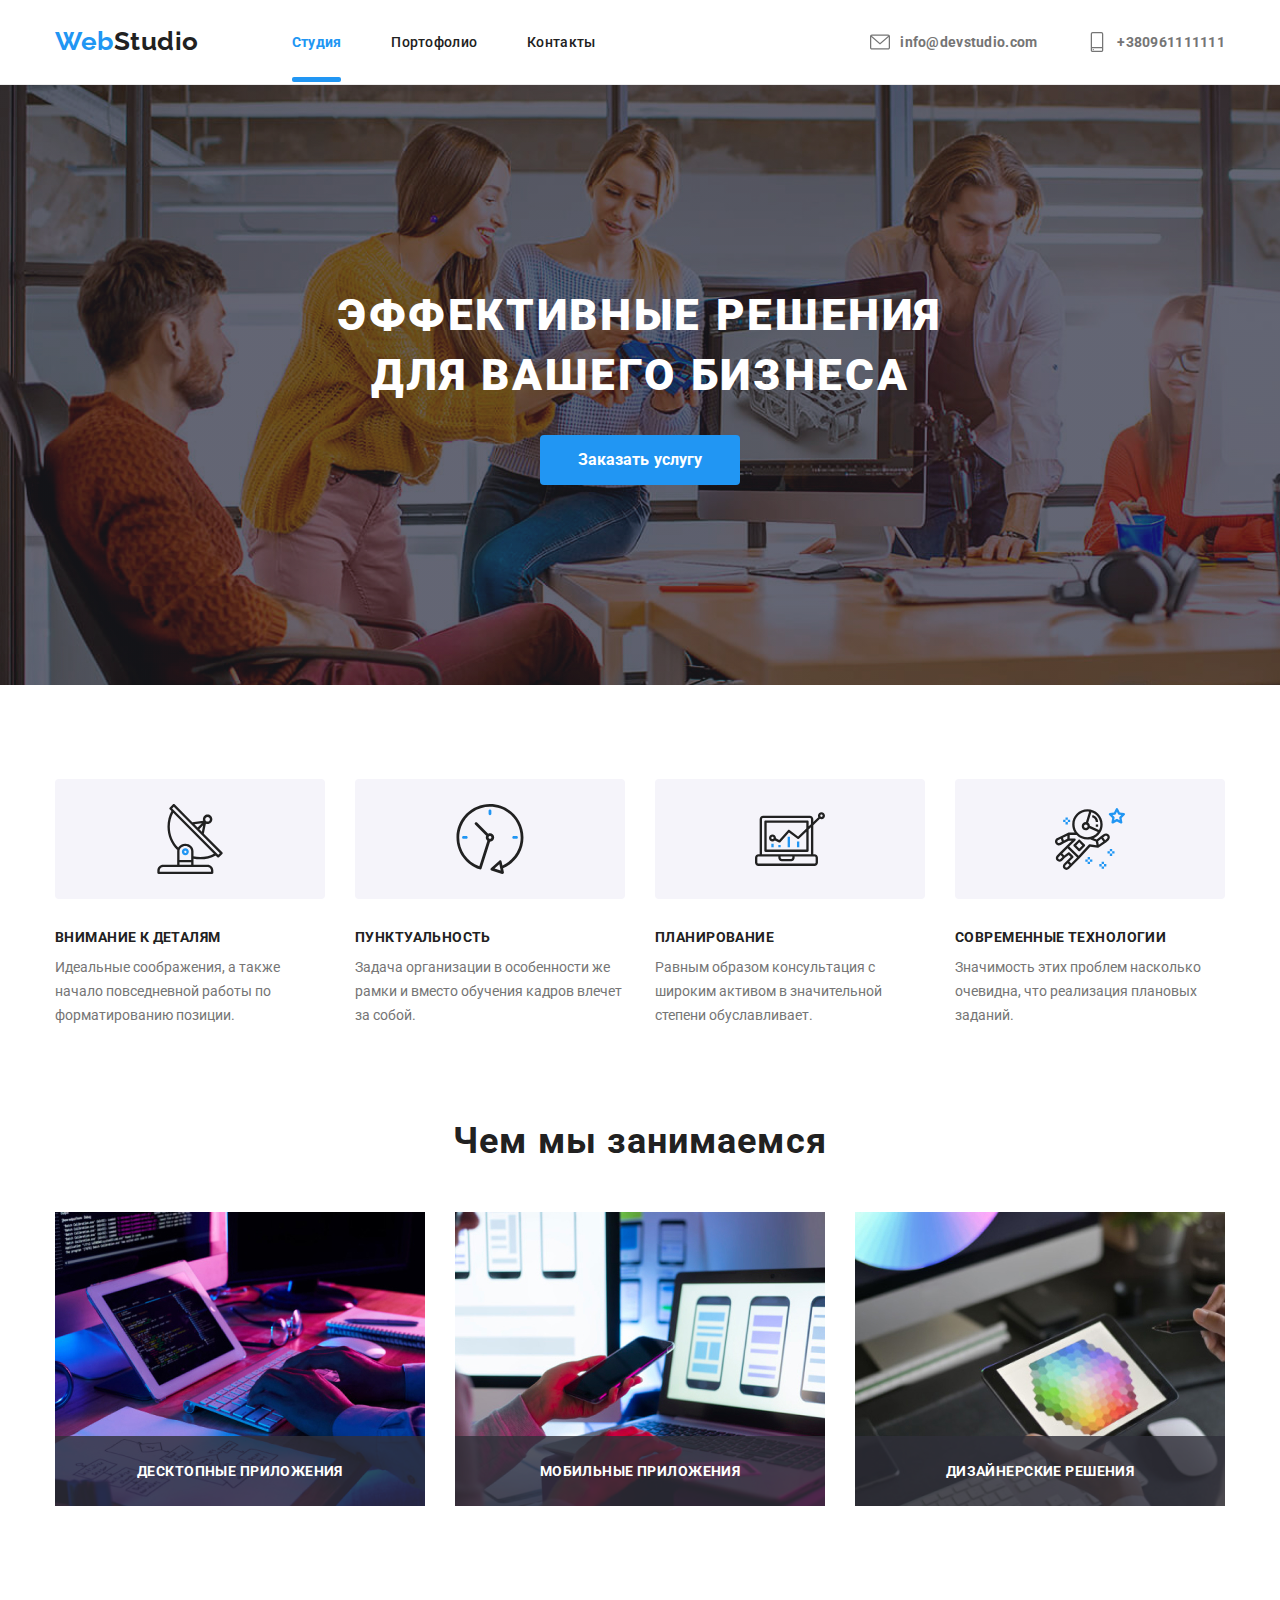
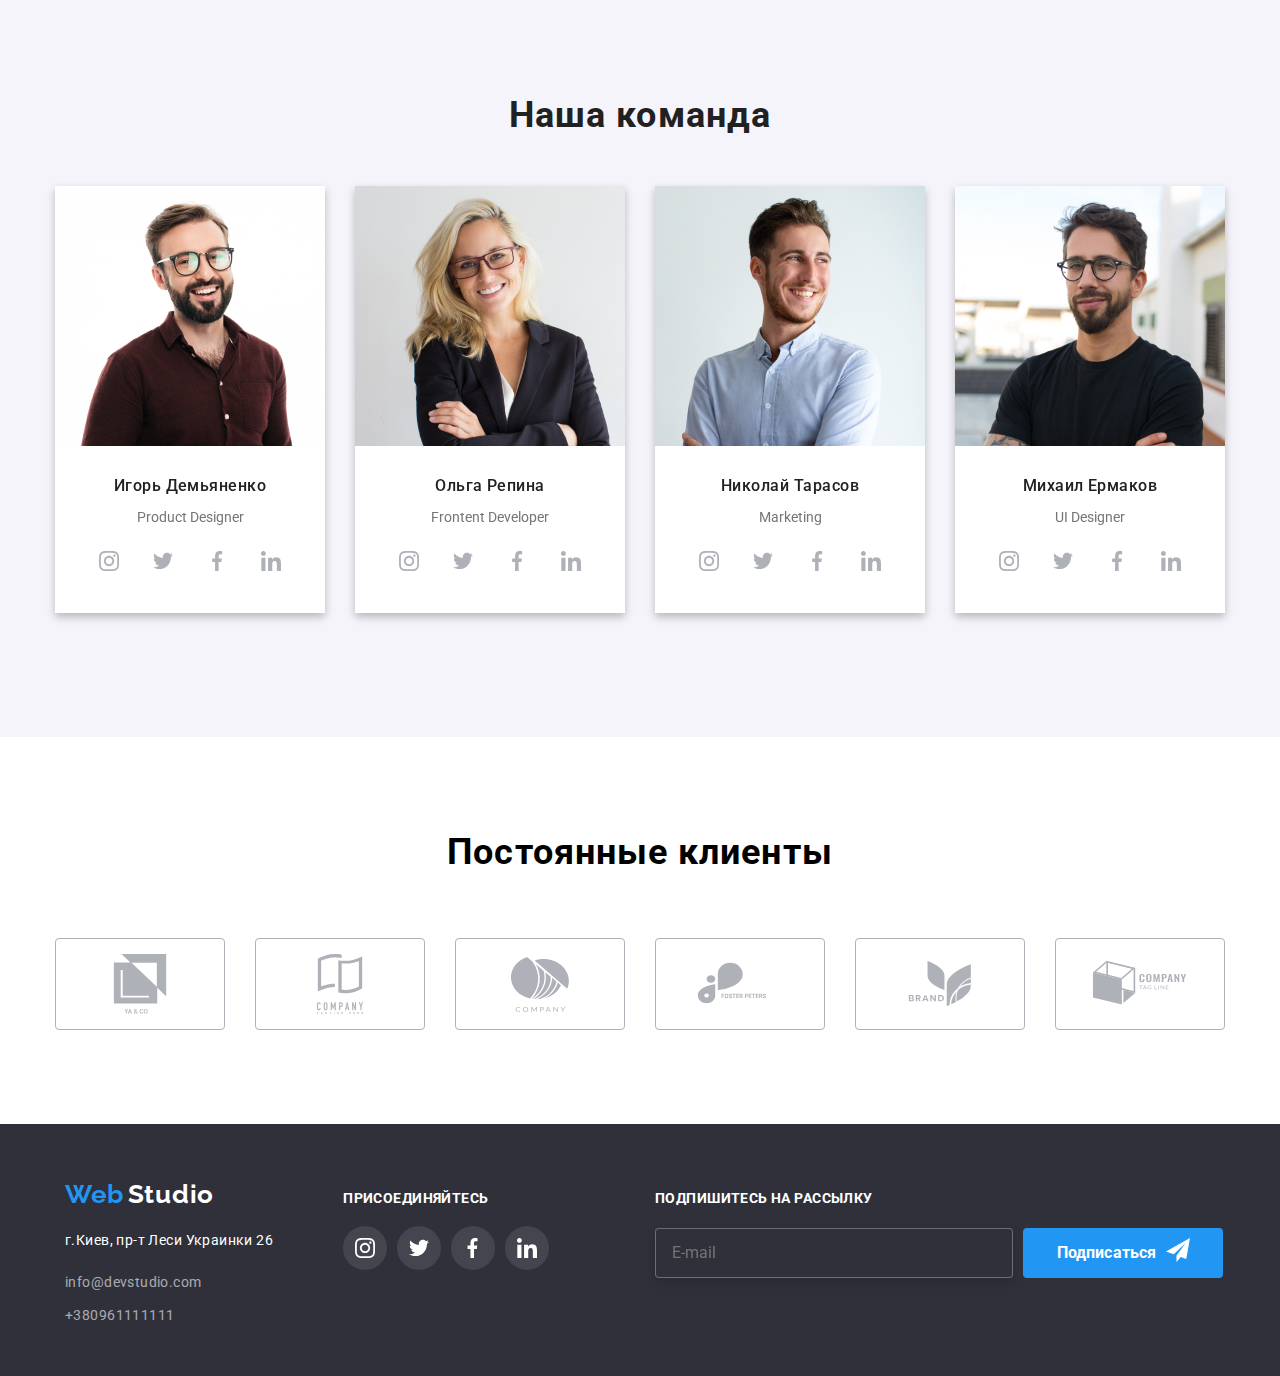
<file: index.html>
<!DOCTYPE html>
<html lang="en">

<head>
    <meta charset="UTF-8">
    <meta http-equiv="X-UA-Compatible" content="IE=edge">
    <meta name="viewport" content="width=device-width, initial-scale=1.0">
    <title>Document</title>
    <link rel="stylesheet"
        href="https://cdnjs.cloudflare.com/ajax/libs/modern-normalize/1.0.0/modern-normalize.min.css" />
    <!-- <link rel="stylesheet" href="./css/styles.css"> -->
    <link rel="stylesheet" href="./css/main.min.css">
    <link 
        href="https://fonts.googleapis.com/css2?family=Raleway:wght@700&amp;family=Roboto:wght@400;500;700;900&amp;display=swap"
        rel="stylesheet">
        
</head>

<body class="body">
    <!-- Основной блок навигации -->
 <header class="header">
    <div class="container header__navigation">
            <!-- <nav class="header__navigation-main"> -->
                <a href="./index.html" class="sait-logo"><span class="sait-logo__blue">Web</span>
                    <span class="sait-logo__black">Studio</span></a>
                <!-- Кнопка мобильного меню -->
<button type="button" class="open-mob-menu" data-menu-open aria-expanded="false" aria-controls="menu"><svg class="header__navigation--button" width="20"
        height="20">
        <use href="./img/sprite.svg#icon-menu_24px-1"></use>
    </svg></button>
                <ul class="categories__navigation-main">
                    <li class="header__navigation-item"><a href="./index.html" class="header-studio header-studio__link">Студия</a></li>
                    <li class="header__navigation-item"><a href="./portfolio.html" class="header__navigation-link">Портофолио</a>
                    </li>
                    <li class="header__navigation-item"><a href="" class="header__navigation-link">Контакты</a></li>
                </ul>

             <ul class="header__navigation-contact">
                <li class="header__navigation-mail">
                    <a href="mailto:info@devstudio.com" class="link-mail">
                        <svg class="link-mail__icon" width="20" height="20">
                            <use href="./img/sprite.svg#icon-mail"></use>
                        </svg>
                        info@devstudio.com</a>
                    </li>
                <li class="header__navigation-tel"><a href="tel:+380961111111" class="link-tel">
                    <svg class="link-tel__icon" width="20" height="20">
                        <use href="./img/sprite.svg#icon-phone"></use>
                    </svg>
                    +380961111111</a>
                </li>
            </ul> 
            
    </div>
</header>
    <!-- Мобильное меню -->  

<div class="mob-menu is-hidden" data-menu id="menu">
    <div class="container">
        <div class="mob-menu-top">
            <button type="button" class="close-mob-menu" data-menu-close><svg class="close-menu__img" width="20" height="20">
                <use href="./img/sprite.svg#icon-close-m-1"></use>
            </svg></button>
            <ul class="list mob-menu-list">
                <li class="mob-menu-list__item">
                    <a class="studio mob-menu-list__studio" href="./index.html">Студия</a>
                </li>
                <li class="mob-menu-list__item">
                    <a class="link mob-menu-list__link" href="./portfolio.html">Портфолио</a>
                </li>
                <li class="mob-menu-list__item">
                    <a class="link mob-menu-list__link" href="">Контакты</a>
                </li>
            </ul>
        </div>
         <div class="mob-menu-bottom">
            <div class="mob-connect mob-menu-connect">
            <a class="mob-connect__tel">+38 096 111 11 11</a>
            <a class="mob-connect__mail">info@devstudio.com</a>
             </div>
            <ul class="list mob-social">
            <li class="mob-social__item">
                <a class="link mob-social__link" href="">Instagram</a>
            </li>
             <li class="mob-social__item">
                <a class="link mob-social__link" href="">Twitter</a>
            </li>
             <li class="mob-social__item">
                <a class="link mob-social__link" href="">Facebook</a>
            </li>
            <li class="mob-social__item">
                <a class="link mob-social__link" href="">Linkedin</a>
            </li>
             </ul>
        </div>
    </div>
</div>

    <!-- Секция заказать услугу -->
    <main>
            <section class="service">
            <div class="container">
               
                <h1 class="service__title">ЭФФЕКТИВНЫЕ РЕШЕНИЯ ДЛЯ ВАШЕГО БИЗНЕСА</h1>
                <button type="button" class="service__button" data-modal-open>Заказать услугу</button>
           </div>
        </section>
        <!-- Секция чем мы занимаемся -->
            <section class="activity">
        <div class="container">
                    <ul class="activity__list">
                        <li class="list">
                            <div class="section__icons">
                            <svg class="section__icons--svg" width="70" height="70">
                                <use href="./img/sprite.svg#icon-antenna"></use>
                            </svg>
                            </div>
                            <h3 class="section__icons--action">ВНИМАНИЕ К ДЕТАЛЯМ</h3>
                            <p class="section__icons--paragraf">Идеальные соображения, а также начало повседневной работы по
                                форматированию позиции.</p>
                                
                        </li>
                
                        <li class="list">
                            <div class="section__icons">
                            <svg class="section__icons--svg" width="70" height="70">
                                <use href="./img/sprite.svg#icon-clock"></use>
                            </svg>
                            </div>
                            <h3 class="section__icons--action">ПУНКТУАЛЬНОСТЬ</h3>
                            <p class="section__icons--paragraf">Задача организации в особенности же рамки и вместо обучения
                                кадров влечет за собой.</p>
                                
                        </li>
                        <li class="list">
                            <div class="section__icons">
                            <svg class="section__icons--svg" width="70" height="70">
                                <use href="./img/sprite.svg#icon-diagram"></use>
                            </svg>
                            </div>
                            <h3 class="section__icons--action">ПЛАНИРОВАНИЕ</h3>
                            <p class="section__icons--paragraf">Равным образом консультация с широким активом в значительной
                                степени обуславливает.</p>
                        </li>
                        <li class="list">
                            <div class="section__icons">
                            <svg class="section__icons--svg" width="70" height="70">
                                <use href="./img/sprite.svg#icon-astronaut"></use>
                            </svg>
                            </div>
                            <h3 class="section__icons--action">СОВРЕМЕННЫЕ ТЕХНОЛОГИИ</h3>
                            <p class="section__icons--paragraf">Значимость этих проблем насколько очевидна, что реализация
                                плановых заданий.</p>
                        </li>
                    </ul>
                </div> 
            </section>
        
                <!-- Картитнки -->
                <section class="working">
                    <div class="container">
                        <h2 class="working__title">Чем мы занимаемся</h2>
                    <ul class="working__list">
                        <li class="working__list--photo">
                            <div class="photo">

                                <picture>
                                        <source srcset="./images/wtd/img1-1x.jpg 1x,
                                        ./images/wtd/img1-2x.jpg 2x," media="(min-width: 1200px)" />
                                        <img src="./images/img.jpg" alt="Написание кода" width="370">
                                </picture>
                        
                            <p class="photo__paragraf">ДЕСКТОПНЫЕ ПРИЛОЖЕНИЯ</p>
                            </div>
                        </li>
                        <li class="working__list--photo">
                            <div class="photo">

                                <picture>
                                    <source srcset="./images/wtd/img2-1x.jpg 1x,
                                                                        ./images/wtd/img2-2x.jpg 2x," media="(min-width: 1200px)" />
                                    <img src="./images/img_(1).jpg" alt="Скрин скан телефонa" width="370">
                                </picture>

                            <p class="photo__paragraf">МОБИЛЬНЫЕ ПРИЛОЖЕНИЯ</p>
                            </div>
                        </li>
                        <li class="working__list--photo">
                            <div class="photo">
                                <picture>
                                    <source srcset="./images/wtd/img3-1x.jpg 1x,
                                                                                                        ./images/wtd/img3-2x.jpg 2x,"
                                        media="(min-width: 1200px)" />
                                    <img src="./images/img_(2).jpg" alt="Спектр" width="370">
                                </picture>
                            
                            <p class="photo__paragraf">ДИЗАЙНЕРСКИЕ РЕШЕНИЯ</p>
                            </div>
                        </li>
                    </ul>
                </div>
        </section>  
        <!-- Наша команда-->
            <section class="team">
                <div class="container">
                    <h2 class="team__title">Наша команда</h2>
                    <ul class="team__list">
                        <li class="team__list--photo">
                            <picture>
                                <source srcset="./images/im_sec_2/img_1/dskt-1x.jpg  1x,
                                                                                                ./images/im_sec_2/img_1/dskt-2x.jpg  2x"
                                    media="(min-width: 1200px)" />
                                    <source srcset="./images/im_sec_2/img_1/tab-1x.jpg  1x,
                                                                                                    ./images/im_sec_2/img_1/tab-2x.jpg  2x"
                                        media="(min-width: 768px)" />
                                <source srcset="./images/im_sec_2/img_1/mob-1x.jpg  1x,
                                                                ./images/im_sec_2/img_1/mob-2x.jpg  2x"
                                    media="(min-width: 480px)" />
                                    
                                <img src="./images/img_(3).jpg" alt="Игорь демьяненко Product Designer">
                                 
                            </picture>
                           
                            <div class="name">
                                <h3 class="name__title">Игорь Демьяненко</h3>
                                <p class="name__paragraf">Product Designer</p>
            
                                <ul class="network">
                                    <li class="network__list">
                                        <a href="" class="network__link">
                                            <svg class="network__link--svg" width="20" height="20">
                                                <use href="./img/sprite.svg#icon-instagram-2"></use>
                                            </svg>
                                        </a>
                                    </li>
                                    <li class="network__list">
                                        <a href="" class="network__link">
                                            <svg class="network__link--svg" width="20" height="20">
                                                <use href="./img/sprite.svg#icon-twitter-2"></use>
                                            </svg>
                                        </a>
                                    </li>
                                    <li class="network__list">
                                        <a href="" class="network__link">
                                            <svg class="network__link--svg" width="20" height="20">
                                                <use href="./img/sprite.svg#icon-facebook-2"></use>
                                            </svg>
                                        </a>
                                    </li>
                                    <li class="network__list">
                                        <a href="" class="network__link">
                                            <svg class="network__link--svg" width="20" height="20">
                                                <use href="./img/sprite.svg#icon-linkedin-2"></use>
                                            </svg>
                                        </a>
                                    </li>
                                </ul>
                            </div>
                        </li>
                        <li class="team__list--photo">
                            <picture>
                                <source srcset="./images/im_sec_2/img_2/dskt-1x.jpg  1x,
                                                                                                        ./images/im_sec_2/img_2/dskt-2x.jpg  2x"
                                    media="(min-width: 1200px)" />
                                    <source srcset="./images/im_sec_2/img_2/tab-1x.jpg  1x,
                                                                                                            ./images/im_sec_2/img_2/tab-2x.jpg  2x"
                                        media="(min-width: 768px)" />
                                <source srcset="./images/im_sec_2/img_2/mob-1x.jpg  1x,
                                                                        ./images/im_sec_2/img_2/mob-2x.jpg  2x"
                                    media="(min-width: 480px)" />
                                    <img src="./images/img_(4).jpg" alt="Ольга Репина Frontent Developer">
                            </picture>
                            
                            <div class="name">
                                <h3 class="name__title">Ольга Репина</h3>
                                <p class="name__paragraf">Frontent Developer</p>
                                <ul class="network">
                                    <li class="network__list">
                                        <a href="" class="network__link">
                                            <svg class="network__link--svg" width="20" height="20">
                                                <use href="./img/sprite.svg#icon-instagram-2"></use>
                                            </svg>
                                        </a>
                                    </li>
                                    <li class="network__list">
                                        <a href="" class="network__link">
                                            <svg class="network__link--svg" width="20" height="20">
                                                <use href="./img/sprite.svg#icon-twitter-2"></use>
                                            </svg>
                                        </a>
                                    </li>
                                    <li class="network__list">
                                        <a href="" class="network__link">
                                            <svg class="network__link--svg" width="20" height="20">
                                                <use href="./img/sprite.svg#icon-facebook-2"></use>
                                            </svg>
                                        </a>
                                    </li>
                                    <li class="network__list">
                                        <a href="" class="network__link">
                                            <svg class="network__link--svg" width="20" height="20">
                                                <use href="./img/sprite.svg#icon-linkedin-2"></use>
                                            </svg>
                                        </a>
                                    </li>
                                </ul>
                            </div>
                        </li>
                        <li class="team__list--photo">
                            <picture>
                                <source
                                    srcset="./images/im_sec_2/img_3/dskt-1x.jpg  1x,
                                                                                                                    ./images/im_sec_2/img_3/dskt-2x.jpg  2x"
                                    media="(min-width: 1200px)" />
                                    <source
                                        srcset="./images/im_sec_2/img_3/tab-1x.jpg  1x,
                                                                                                                        ./images/im_sec_2/img_3/tab-2x.jpg  2x"
                                        media="(min-width: 768px)" />
                                <source srcset="./images/im_sec_2/img_3/mob-1x.jpg  1x,
                                                                                    ./images/im_sec_2/img_3/mob-2x.jpg  2x"
                                    media="(min-width: 480px)" />
                                <img src="./images/img_(5).jpg" alt="Николай Тарасов Marketing">
                            </picture>
                           
                            <div class="name">
                                <h3 class="name__title">Николай Тарасов</h3>
                                <p class="name__paragraf">Marketing</p>
                                <ul class="network">
                                    <li class="network__list">
                                        <a href="" class="network__link">
                                            <svg class="network__link--svg" width="20" height="20">
                                                <use href="./img/sprite.svg#icon-instagram-2"></use>
                                            </svg>
                                        </a>
                                    </li>
                                    <li class="network__list">
                                        <a href="" class="network__link">
                                            <svg class="network__link--svg" width="20" height="20">
                                                <use href="./img/sprite.svg#icon-twitter-2"></use>
                                            </svg>
                                        </a>
                                    </li>
                                    <li class="network__list">
                                        <a href="" class="network__link">
                                            <svg class="network__link--svg" width="20" height="20">
                                                <use href="./img/sprite.svg#icon-facebook-2"></use>
                                            </svg>
                                        </a>
                                    </li>
                                    <li class="network__list">
                                        <a href="" class="network__link">
                                            <svg class="network__link--svg" width="20" height="20">
                                                <use href="./img/sprite.svg#icon-linkedin-2"></use>
                                            </svg>
                                        </a>
                                    </li>
                                </ul>
                            </div>
                        </li>
                        <li class="team__list--photo">
                            <picture>
                                <source srcset="./images/im_sec_2/img_4/dskt-1x.jpg  1x,
                                                                                            ./images/im_sec_2/img_4/dskt-2x.jpg  2x"
                                    media="(min-width: 1200px)" />
                                    <source srcset="./images/im_sec_2/img_4/tab-1x.jpg  1x,
                                                                                                ./images/im_sec_2/img_4/tab-2x.jpg  2x"
                                        media="(min-width: 768px)" />
                                <source srcset="./images/im_sec_2/img_4/mob-1x.jpg  1x,
                                                            ./images/im_sec_2/img_4/mob-2x.jpg  2x" media="(min-width: 480px)" />
                                                            <img src="./images/img_(6).jpg" alt="Михаил Ермаков UI Designer">
                            </picture>
                            
                            <div class="name">
                                <h3 class="name__title">Михаил Ермаков</h3>
                                <p class="name__paragraf">UI Designer</p>
                                <ul class="network">
                                    <li class="network__list">
                                        <a href="" class="network__link">
                                            <svg class="network__link--svg" width="20" height="20">
                                                <use href="./img/sprite.svg#icon-instagram-2"></use>
                                            </svg>
                                        </a>
                                    </li>
                                    <li class="network__list">
                                        <a href="" class="network__link">
                                            <svg class="network__link--svg" width="20" height="20">
                                                <use href="./img/sprite.svg#icon-twitter-2"></use>
                                            </svg>
                                        </a>
                                    </li>
                                    <li class="network__list">
                                        <a href="" class="network__link">
                                            <svg class="network__link--svg" width="20" height="20">
                                                <use href="./img/sprite.svg#icon-facebook-2"></use>
                                            </svg>
                                        </a>
                                    </li>
                                    <li class="network__list">
                                        <a href="" class="network__link">
                                            <svg class="network__link--svg" width="20" height="20">
                                                <use href="./img/sprite.svg#icon-linkedin-2"></use>
                                            </svg>
                                        </a>
                                    </li>
                                </ul>
                            </div>
                        </li>
                    </ul>
                </div>
            </section>
            <!-- Секция постоянные клиенты -->
    <section class="clients">
            <div class="container">
            <h2 class="clients__title">Постоянные клиенты</h2>
    
            <ul class="clients__list">
                <li class="companies">
                    <a href="" class="companies__link">
                    <svg class="companies__link--svg" width="106" height="60">
                        <use href="./img/sprite.svg#icon-company-1"></use>
                    </svg>
                    </a>
                </li>
                
                <li class="companies">
                    <a href="" class="companies__link">
                    <svg class="companies__link--svg" width="106" height="60">
                        <use href="./img/sprite.svg#icon-company-2"></use>
                    </svg>
                    </a>
                </li>

                <li class="companies">
        <a href="" class="companies__link">
         <svg class="companies__link--svg" width="106" height="60">
        <use href="./img/sprite.svg#icon-company-3"></use>
         </svg>
        </a>
                </li>
                <li class="companies">
                    <a href="" class="companies__link">
                        <svg class="companies__link--svg" width="106" height="60">
                            <use href="./img/sprite.svg#icon-company4"></use>
                        </svg>
                    </a>
                </li>
                <li class="companies">
                    <a href="" class="companies__link">
                        <svg class="companies__link--svg" width="106" height="60">
                            <use href="./img/sprite.svg#icon-company5"></use>
                        </svg>
                    </a>
                </li>
                <li class="companies">
                    <a href="" class="companies__link">
                        <svg class="companies__link--svg" width="106" height="60">
                            <use href="./img/sprite.svg#icon-company6"></use>
                        </svg>
                    </a>
                </li>
            </ul>
            </div>
    </section>
            
    </main>
    <!-- Подвал -->
     <footer class="footer">
<div class="container flex"> 
    <div class="position">
                <div class="сontacts">
           <a href="./index.html" class="logo"><span class="logo__blue">Web</span>
                    <span class="logo__white">Studio</span></a>
            <address>
                <a href="https://goo.gl/maps/uMnptBa36VVHKo7h8" target="_blank" rel="noopener noreferrer"
                    class="сontacts__address">г.Киев, пр-т Леси
                    Украинки 26</a>
                <a href="mailto:info@devstudio.com" class="сontacts__mail">info@devstudio.com</a>
                <a href="tel:+380961111111" class="сontacts__tel">+380961111111</a>
            </address>
            </div>

            <div class="social">
            
                
                    <h3 class="social__title">ПРИСОЕДИНЯЙТЕСЬ</h3>
                <ul class="social__list">
                    <li class="social__list--network">
                        <a href="" class="social__link">
                            <svg class="social__link--logo" width="20" height="20">
                                <use href="./img/sprite.svg#icon-instagram-1"></use>
                            </svg>
                        </a>
                    </li>
                    <li class="social__list--network">
                        <a href="" class="social__link">
                            <svg class="social__link--logo" width="20" height="20">
                                <use href="./img/sprite.svg#icon-twitter-1"></use>
                            </svg>
                        </a>
                    </li>
                    <li class="social__list--network">
                        <a href="" class="social__link">
                            <svg class="social__link--logo" width="20" height="20">
                                <use href="./img/sprite.svg#icon-facebook-1"></use>
                            </svg>
                        </a>
                    </li>
                    <li class="social__list--network">
                        <a href="" class="social__link">
                            <svg class="social__link--logo" width="20" height="20">
                                <use href="./img/sprite.svg#icon-linkedin-1"></use>
                            </svg>
                        </a>
                    </li>
                </ul>
            </div> 
</div>
            <!-- Форма подписки -->
            <div class="position-form">
            <form action="#" class="subscribe">
     <label class="subscribe__mail" for="e-mail">ПОДПИШИТЕСЬ НА РАССЫЛКУ</label>
          <input 
         type="text"
         class="subscribe__mail--input"
         name="e-mail"
         placeholder="E-mail" 
         required minlength="2"
         id="e-mail" />
    <button type="submit" class="subscribe__btn">Подписаться
        <svg class="img-podpiska" width="24" height="24">
            <use href="./img/sprite.svg#icon-icon-send-1"></use>
        </svg>
    </button>
    </form>
    </div>
</div>
    </footer>

    <!-- Modalka -->
     <button type="button" class="modal__open" data-modal-open></button>
    <div class="backdrop is-hidden" data-modal>
        <div class="modal">
            <button data-modal-close class="modal__close">
                <svg class="modal__close--img" width="11" height="11">
                    <use href="./img/sprite.svg#icon-close-m-1"></use>
                </svg>
            </button>
            <p class="modal__title">Оставьте свои данные, мы вам перезвоним</p>
            
    <form action="#">
    <div class="form">
        <label class="form__label" for="user-name">Имя</label>
        <div class="wrap">
        <input type="text" class="wrap__input" name="user-name" placeholder=" " required minlength="2"
            id="user-name" />
            <svg class="wrap__input--people" width="12" height="12">
                <use href="./img/sprite.svg#icon-people"></use>
            </svg>
            </div>
    </div>
    <div class="form">
        <label class="form__label" for="user-tel">Телефон</label>
        <div class="wrap">
            <input type="tel" class="wrap__input" name="user-tel" placeholder=" " required title="+380 (96) 111-11-11"
                id="user-tel" />
        <svg class="wrap__input--tel" width="13" height="13">
            <use href="./img/sprite.svg#icon-trubka"></use>
        </svg>
        </div>
    </div>
    <div class="form">
        <label class="form__label" for="user-email">Почта</label>
        <div class="wrap">
        <input type="email" class="wrap__input" name="user-email" placeholder=" " id="user-email" />
        <svg class="wrap__input--mail" width="15" height="12">
            <use href="./img/sprite.svg#icon-konvert"></use>
        </svg>
        </div>
    </div>
    <div class="form">
        <label class="form__label" for="user-text">Комментарий</label>
        <textarea name="user-text" id="user-text" class="form__label--text" placeholder="Введите текст"></textarea>
    </div> 
    <!-- Чекбокс -->
    <div class="checkbox">
        <label class="checkbox__label">
            <input class="checkbox__input" type="checkbox" name="dogovir" />
            <span class="icon"></span>
            <span class="dogovir-label">Соглашаюсь с рассылкой и принимаю <a href="" class="link-dogovir">Условиями
                    договора</a></span>
        </label>
        
    </div>
    <div class="send">
    <button type="submit" class="send__btn">Отправить</button>
    </div>
            </form>
        </div>
    </div>

    <script src="./js/modal.js"></script>
    <script src="./js/menu.js"></script>

</body>

</html>
</file>
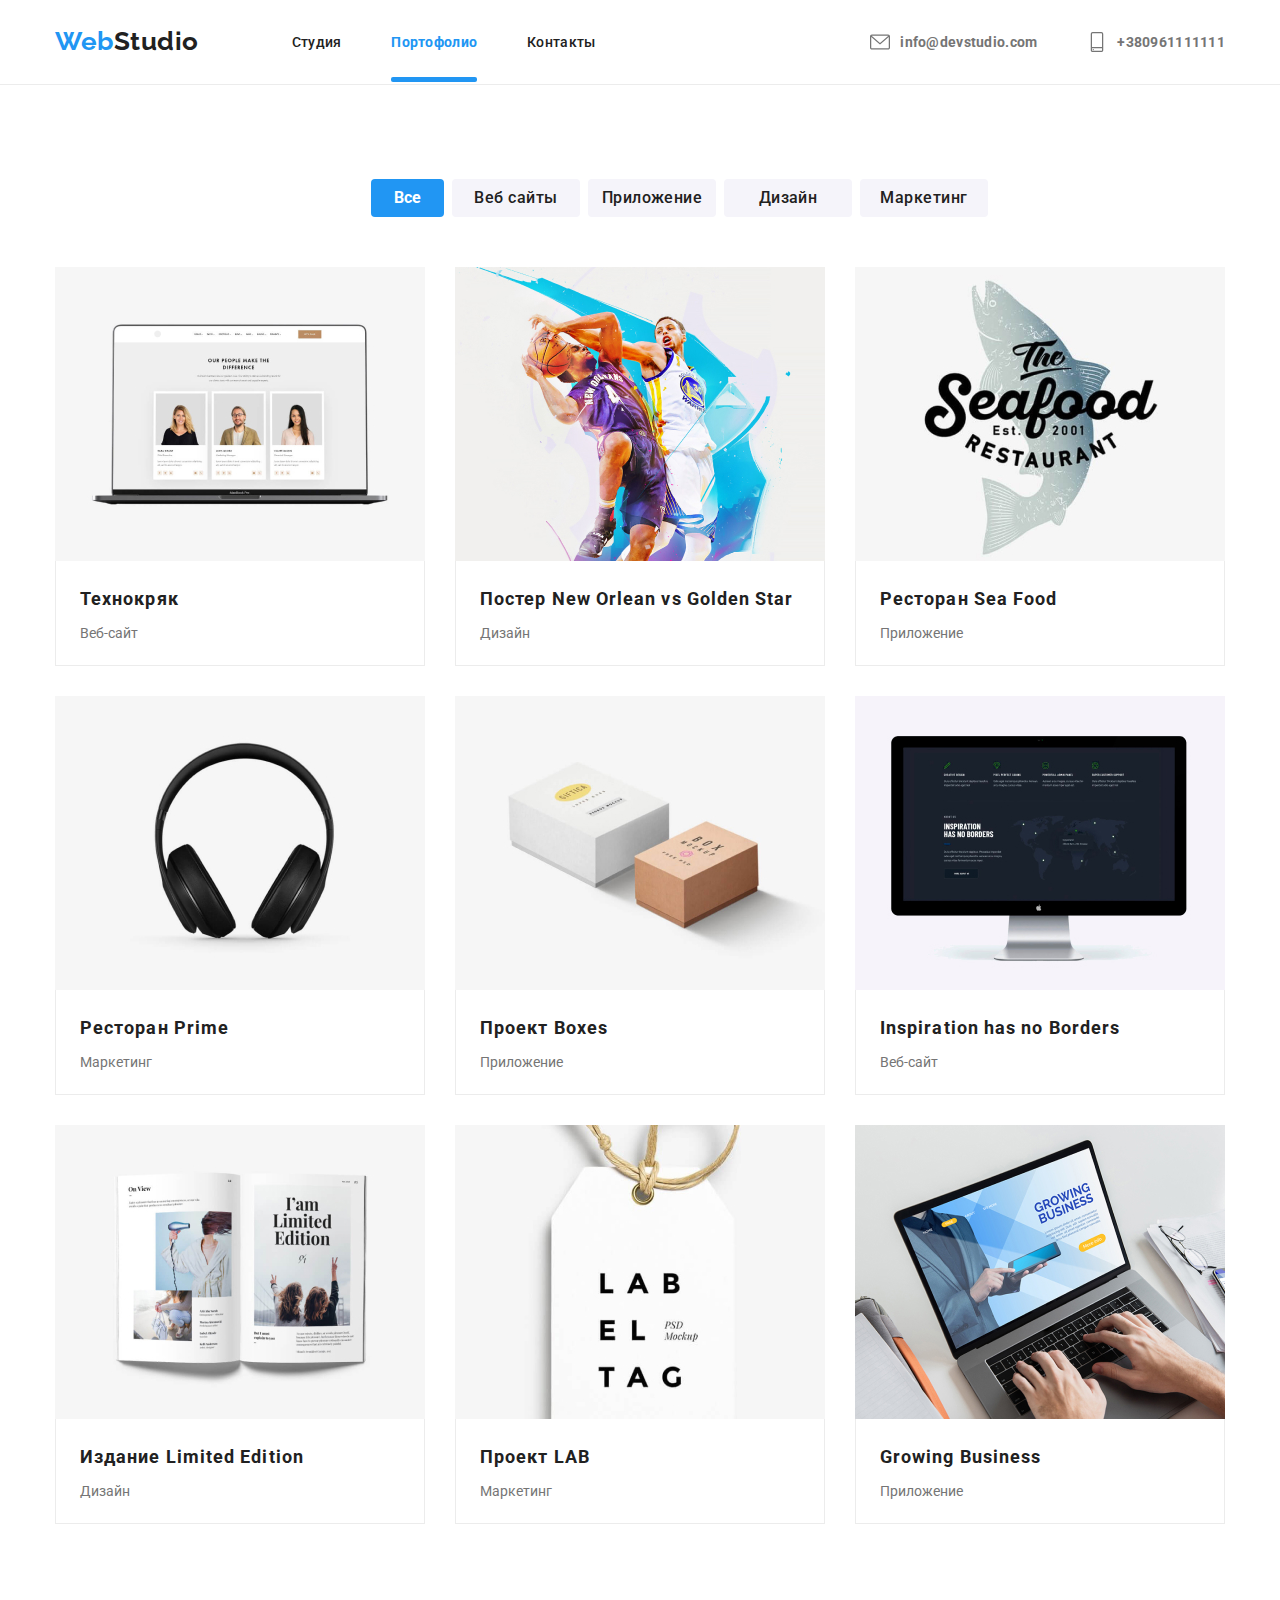
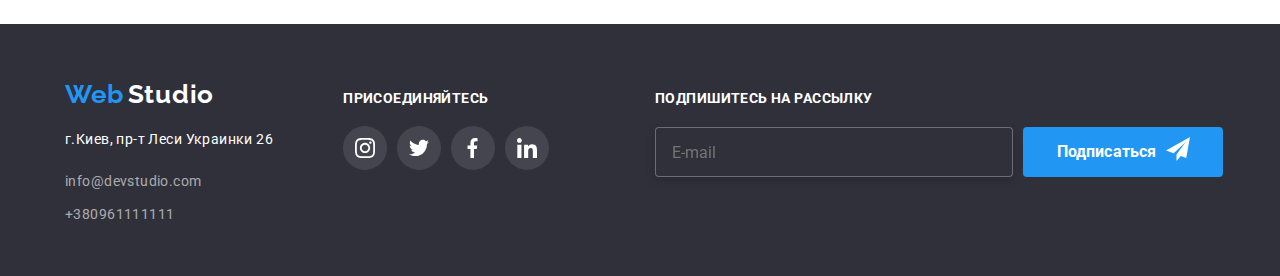
<file: portfolio.html>
<!DOCTYPE html>
<html lang="ru">

<head>
    <meta charset="UTF-8">
    <meta http-equiv="X-UA-Compatible" content="IE=edge">
    <meta name="viewport" content="width=device-width, initial-scale=1.0">
    <title>Document</title>
    <link rel="stylesheet"
        href="https://cdnjs.cloudflare.com/ajax/libs/modern-normalize/1.0.0/modern-normalize.min.css" />
   
    <link rel="stylesheet" href="./css/main.min.css">
    <link
        href="https://fonts.googleapis.com/css2?family=Raleway:wght@700&amp;family=Roboto:wght@400;500;700;900&amp;display=swap"
        rel="stylesheet">


</head>

<body class="body">

    <!-- Основная шапка навигации -->
<header class="header">
    <div class="container header__navigation">
        <!-- <nav class="header__navigation-main"> -->
                <a href="./index.html" class="sait-logo"><span class="sait-logo__blue">Web</span>
                    <span class="sait-logo__black">Studio</span></a>
                <!-- Кнопка мобильного меню -->
                <button type="button" class="open-mob-menu" data-menu-open><svg class="header__navigation--button" width="20"
                        height="20">
                        <use href="./img/sprite.svg#icon-menu_24px-1"></use>
                    </svg></button>
                 <ul class="categories__navigation-main">
                    <li class="header__navigation-item"><a href="./index.html" class="studio-portfolio">Студия</a></li>
                    <li class="header__navigation-item"><a href="./portfolio.html" class="header-portfolio header-portfolio__link">Портофолио</a>
                    </li>
                        <li class="header__navigation-item"><a href="" class="header__navigation-link">Контакты</a></li>
                        </ul>
<ul class="header__navigation-contact">
    <li class="header__navigation-mail">
        <a href="mailto:info@devstudio.com" class="link-mail">
            <svg class="link-mail__icon" width="20" height="20">
                <use href="./img/sprite.svg#icon-mail"></use>
            </svg>
            info@devstudio.com</a>
    </li>
    <li class="header__navigation-tel"><a href="tel:+380961111111" class="link-tel">
            <svg class="link-tel__icon" width="20" height="20">
                <use href="./img/sprite.svg#icon-phone"></use>
            </svg>
            +380961111111</a>
    </li>
</ul>
    </div>
</header>
        <!-- Мобильное меню -->
        
        <div class="mob-menu is-hidden" data-menu>
            <div class="container">
                <div class="mob-menu-top">
                    <button type="button" class="close-mob-menu" data-menu-close><svg class="close-menu__img" width="11"
                            height="11">
                            <use href="./img/sprite.svg#icon-close-m-1"></use>
                        </svg></button>
                    <ul class="list mob-menu-list">
                        <li class="mob-menu-list__item">
                            <a class="link mob-menu-list__link" href="./index.html">Студия</a>
                        </li>
                        <li class="mob-menu-list__item">
                            <a class="portfolio mob-menu-list__portfolio" href="./portfolio.html">Портфолио</a>
                        </li>
                        <li class="mob-menu-list__item">
                            <a class="link mob-menu-list__link" href="">Контакты</a>
                        </li>
                    </ul>
                </div>
                <div class="mob-menu-bottom">
                    <div class="mob-connect mob-menu-connect">
                        <a class="mob-connect__tel">+38 096 111 11 11</a>
                        <a class="mob-connect__mail">info@devstudio.com</a>
                    </div>
                    <ul class="list mob-social">
                        <li class="mob-social__item">
                            <a class="link mob-social__link" href="">Instagram</a>
                        </li>
                        <li class="mob-social__item">
                            <a class="link mob-social__link" href="">Twitter</a>
                        </li>
                        <li class="mob-social__item">
                            <a class="link mob-social__link" href="">Facebook</a>
                        </li>
                        <li class="mob-social__item">
                            <a class="link mob-social__link" href="">Linkedin</a>
                        </li>
                    </ul>
                </div>
            </div>
        </div>

    <!-- Секция с кнопками и сайтами -->
    <main>
        <section class="buttons">
            <div class="container">
                <ul class="buttons__list">
                    <li class="buttons__list--item"><button class="buttons__list--blue">Все</button></li>
                    <li class="buttons__list--item"><button class="buttons__list--grey">Веб сайты</button></li>
                    <li class="buttons__list--item"><button class="buttons__list--grey">Приложение</button></li>
                    <li class="buttons__list--item"><button class="buttons__list--grey">Дизайн</button></li>
                    <li class="buttons__list--item"><button class="buttons__list--grey">Маркетинг</button></li>
                </ul>
            
            <!-- Секция с картинками  -->
                
                    <ul class="posters">
                        <li class="images"><a href="" class="images__link"> 
                            <div class="masters">
                                <picture>
                                <source
                                    srcset="./images/portfolio/img_1/dskt-1x.jpg  1x,
                                      ./images/portfolio/img_1/dskt-2x.jpg  2x"
                                    media="(min-width: 1200px)" />
                                <source
                                    srcset="./images/portfolio/img_1/tab-1x.jpg  1x,
                                           ./images/portfolio/img_1/tab-2x.jpg  2x"
                                    media="(min-width: 768px)" />
                                <source srcset="./images/portfolio/img_1/tel-1x.jpg  1x,
                                             ./images/portfolio/img_1/tel-2x.jpg  2x"
                                    media="(min-width: 480px)" />
                            <img src="./img/img.jpg" alt="Технокряк">
                                </picture>
                            
                            <p class="masters__text">Технокряк это современная площадка распространения коронавируса. Компании используют эту платформу для цифрового
                            шпионажа и атак на защищённые сервера конкурентов.</p></div>
                            <div class="text-img">
                                <h3 class="masters__title">Технокряк</h3>
                                <p class="masters-paragraf">Веб-сайт</p>
                            </div>
                            </a></li>

                        <li class="images"><a href="" class="images__link">
                            <div class="masters">
                                <picture>
                                    <source srcset="./images/portfolio/img_2/dskt-1x.jpg  1x,
                                                    ./images/portfolio/img_2/dskt-2x.jpg  2x" media="(min-width: 1200px)" />
                                    <source srcset="./images/portfolio/img_2/tab-1x.jpg  1x,
                                                    ./images/portfolio/img_2/tab-2x.jpg  2x" media="(min-width: 768px)" />
                                    <source srcset="./images/portfolio/img_2/tel-1x.jpg  1x,
                                                    ./images/portfolio/img_2/tel-2x.jpg  2x" media="(min-width: 480px)" />
                                   
                                    <img src="./img/img_(1).jpg" alt="Постер New Orlean vs Golden Star">
                                </picture>
                                  
                                    <p class="masters__text">Технокряк это современная площадка распространения коронавируса. Компании используют эту
                                        платформу для цифрового
                                        шпионажа и атак на защищённые сервера конкурентов.</p>
                            </div>
                            <div class="text-img">
                                <h3 class="masters__title">Постер <span lang="en"> New Orlean vs Golden Star</span></h3>
                                <p class="masters-paragraf">Дизайн</p>
                            </div>
                            </a></li>

                        <li class="images"><a href="" class="images__link">
                            <div class="masters">
                                <picture>
                                    <source srcset="./images/portfolio/img_3/dskt-1x.jpg  1x,
                                                  ./images/portfolio/img_3/dskt-2x.jpg  2x"
                                        media="(min-width: 1200px)" />
                                    <source srcset="./images/portfolio/img_3/tab-1x.jpg  1x,
                                               ./images/portfolio/img_3/tab-2x.jpg  2x"
                                        media="(min-width: 768px)" />
                                    <source srcset="./images/portfolio/img_3/tel-1x.jpg  1x,
                                                ./images/portfolio/img_3/tel-2x.jpg  2x"
                                        media="(min-width: 480px)" />
                
                                    <img src="./img/img_(2).jpg" alt="Ресторан Sea Food">
                                </picture>
                           
                            <p class="masters__text">Технокряк это современная площадка распространения коронавируса. Компании используют эту
                                платформу для цифрового
                                шпионажа и атак на защищённые сервера конкурентов.</p>
                            </div>
                            <div class="text-img">
                            <h3 class="masters__title">Ресторан <span lang="en"> Sea Food</span></h3>
                                <p class="masters-paragraf">Приложение</p></div>
                            </a></li>

                        <li class="images"><a href="" class="images__link">
                            <div class="masters">
                                <picture>
                                    <source srcset="./images/portfolio/img_4/dskt-1x.jpg  1x,
                                               ./images/portfolio/img_4/dskt-2x.jpg  2x"
                                        media="(min-width: 1200px)" />
                                    <source srcset="./images/portfolio/img_4/tab-1x.jpg  1x,
                                              ./images/portfolio/img_4/tab-2x.jpg  2x" media="(min-width: 768px)" />
                                    <source srcset="./images/portfolio/img_4/tel-1x.jpg  1x,
                                              ./images/portfolio/img_4/tel-2x.jpg  2x" media="(min-width: 480px)" />
                                
                                    <img src="./img/img_(3).jpg" alt="Проект Prime">
                                </picture>
                           
                            <p class="masters__text">Технокряк это современная площадка распространения коронавируса. Компании используют эту
                                платформу для цифрового
                                шпионажа и атак на защищённые сервера конкурентов.</p>
                            </div>
                            <div class="text-img"><h3 class="masters__title">Ресторан <span lang="en"> Prime</span></h3>
                                <p class="masters-paragraf">Маркетинг</p></div>
                            </a></li>

                        <li class="images"><a href="" class="images__link">
                            <div class="masters">
                                <picture>
                                    <source
                                        srcset="./images/portfolio/img_5/dskt-1x.jpg  1x,
                                               ./images/portfolio/img_5/dskt-2x.jpg  2x"
                                        media="(min-width: 1200px)" />
                                    <source srcset="./images/portfolio/img_5/tab-1x.jpg  1x,
                                                   ./images/portfolio/img_5/tab-2x.jpg  2x"
                                        media="(min-width: 768px)" />
                                    <source
                                        srcset="./images/portfolio/img_5/tel-1x.jpg  1x,
                                               ./images/portfolio/img_5/tel-2x.jpg  2x"
                                        media="(min-width: 480px)" />
                                <img src="./img/img_(4).jpg" alt="Проект Boxes">
                                    
                                </picture>
                            
                            <p class="masters__text">Технокряк это современная площадка распространения коронавируса. Компании используют эту
                                платформу для цифрового
                                шпионажа и атак на защищённые сервера конкурентов.</p>
                            </div>
                        <div class="text-img"><h3 class="masters__title">Проект <span lang="en"> Boxes</span></h3>
                                <p class="masters-paragraf">Приложение</p></div>
                            </a></li>

                        <li class="images"><a href="" class="images__link">
                            <div class="masters">
                                <picture>
                                    <source srcset="./images/portfolio/img_6/dskt-1x.jpg  1x,
                                              ./images/portfolio/img_6/dskt-2x.jpg  2x" media="(min-width: 1200px)" />
                                    <source srcset="./images/portfolio/img_6/tab-1x.jpg  1x,
                                             ./images/portfolio/img_6/tab-2x.jpg  2x"
                                        media="(min-width: 768px)" />
                                    <source srcset="./images/portfolio/img_6/tel-1x.jpg  1x,
                                               ./images/portfolio/img_6/tel-2x.jpg  2x" media="(min-width: 480px)" />
                                <img src="./img/img_(5).jpg" alt="Inspiration has no Borders">
                                
                                </picture>
                            
                                    <p class="masters__text">Технокряк это современная площадка распространения коронавируса. Компании используют эту
                                        платформу для цифрового
                                        шпионажа и атак на защищённые сервера конкурентов.</p>
                                        </div>
                    <div class="text-img"><h3 lang="en" class="masters__title">Inspiration has no Borders</h3>
                                <p class="masters-paragraf">Веб-сайт</p></div>
                            </a></li>

                        <li class="images"><a href="" class="images__link">
                            <div class="masters">
                                <picture>
                                    <source srcset="./images/portfolio/img_7/dskt-1x.jpg  1x,
                                                     ./images/portfolio/img_7/dskt-2x.jpg  2x" media="(min-width: 1200px)" />
                                    <source srcset="./images/portfolio/img_7/tab-1x.jpg  1x,
                                                      ./images/portfolio/img_7/tab-2x.jpg  2x" media="(min-width: 768px)" />
                                    <source srcset="./images/portfolio/img_7/tel-1x.jpg  1x,
                                                      ./images/portfolio/img_7/tel-2x.jpg  2x" media="(min-width: 480px)" />
                                    
                                <img src="./img/img_(6).jpg" alt="Издание Limited Edition">
                                </picture>
                           
                                    <p class="masters__text">Технокряк это современная площадка распространения коронавируса. Компании используют эту
                                        платформу для цифрового
                                        шпионажа и атак на защищённые сервера конкурентов.</p>
                                        </div>
                        <div class="text-img"><h3 class="masters__title">Издание <span lang="en"> Limited Edition</span></h3>
                                <p class="masters-paragraf">Дизайн</p></div>
                            </a></li>

                        <li class="images"><a href="" class="images__link">
                            <div class="masters">
                                <picture>
                                    <source srcset="./images/portfolio/img_8/dskt-1x.jpg  1x,
                                                                                     ./images/portfolio/img_8/dskt-2x.jpg  2x"
                                        media="(min-width: 1200px)" />
                                    <source srcset="./images/portfolio/img_8/tab-1x.jpg  1x,
                                                                                      ./images/portfolio/img_8/tab-2x.jpg  2x"
                                        media="(min-width: 768px)" />
                                    <source srcset="./images/portfolio/img_8/tel-1x.jpg  1x,
                                                                                      ./images/portfolio/img_8/tel-2x.jpg  2x"
                                        media="(min-width: 480px)" />
                                    <img src="./img/img_(7).jpg" alt="Проект LAB">
                                </picture>
                            
                            <p class="masters__text">Технокряк это современная площадка распространения коронавируса. Компании используют эту
                                платформу для цифрового
                                шпионажа и атак на защищённые сервера конкурентов.</p>
                                </div>
                <div class="text-img"><h3 class="masters__title">Проект <span lang="en"> LAB</span></h3>
                                <p class="masters-paragraf">Маркетинг</p></div>
                            </a></li>

                        <li class="images"><a href="" class="images__link">
                            <div class="masters">
                                <picture>
                                    <source
                                        srcset="./images/portfolio/img_9/dskt-1x.jpg  1x,
                                            ./images/portfolio/img_9/dskt-2x.jpg  2x"
                                        media="(min-width: 1200px)" />
                                    <source
                                        srcset="./images/portfolio/img_9/tab-1x.jpg  1x,
                                             ./images/portfolio/img_9/tab-2x.jpg  2x"
                                        media="(min-width: 768px)" />
                                    <source
                                        srcset="./images/portfolio/img_9/tel-1x.jpg  1x,
                                            ./images/portfolio/img_9/tel-2x.jpg  2x"
                                        media="(min-width: 480px)" />
                                    <img src="./img/img_(8).jpg" alt="Growing Business">
                                </picture>
                          
                            <p class="masters__text">Технокряк это современная площадка распространения коронавируса. Компании используют эту
                                платформу для цифрового
                                шпионажа и атак на защищённые сервера конкурентов.</p>
                                </div>
            <div class="text-img"><h3 lang="en" class="masters__title">Growing Business</h3>
                                <p class="masters-paragraf">Приложение</p></div>
                            </a></li>
                    </ul>
            </div>
            
        </section>        
    </main>
    
    <!-- Подвал -->
<footer class="footer">
    <div class="container flex">
        <div class="position">
            <div class="сontacts">
                <a href="./index.html" class="logo"><span class="logo__blue">Web</span>
                    <span class="logo__white">Studio</span></a>
                <address>
                    <a href="https://goo.gl/maps/uMnptBa36VVHKo7h8" target="_blank" rel="noopener noreferrer"
                        class="сontacts__address">г.Киев, пр-т Леси
                        Украинки 26</a>
                    <a href="mailto:info@devstudio.com" class="сontacts__mail">info@devstudio.com</a>
                    <a href="tel:+380961111111" class="сontacts__tel">+380961111111</a>
                </address>
            </div>

            <div class="social">


                <h3 class="social__title">ПРИСОЕДИНЯЙТЕСЬ</h3>
                <ul class="social__list">
                    <li class="social__list--network">
                        <a href="" class="social__link">
                            <svg class="social__link--logo" width="20" height="20">
                                <use href="./img/sprite.svg#icon-instagram-1"></use>
                            </svg>
                        </a>
                    </li>
                    <li class="social__list--network">
                        <a href="" class="social__link">
                            <svg class="social__link--logo" width="20" height="20">
                                <use href="./img/sprite.svg#icon-twitter-1"></use>
                            </svg>
                        </a>
                    </li>
                    <li class="social__list--network">
                        <a href="" class="social__link">
                            <svg class="social__link--logo" width="20" height="20">
                                <use href="./img/sprite.svg#icon-facebook-1"></use>
                            </svg>
                        </a>
                    </li>
                    <li class="social__list--network">
                        <a href="" class="social__link">
                            <svg class="social__link--logo" width="20" height="20">
                                <use href="./img/sprite.svg#icon-linkedin-1"></use>
                            </svg>
                        </a>
                    </li>
                </ul>
            </div>
        </div>
        <!-- Форма подписки -->
        <div class="position-form">
            <form action="#" class="subscribe">
                <label class="subscribe__mail" for="e-mail">ПОДПИШИТЕСЬ НА РАССЫЛКУ</label>
                <input type="text" class="subscribe__mail--input" name="e-mail" placeholder="E-mail" required
                    minlength="2" id="e-mail" />
                <button type="submit" class="subscribe__btn">Подписаться
                    <svg class="img-podpiska" width="24" height="24">
                        <use href="./img/sprite.svg#icon-icon-send-1"></use>
                    </svg>
                </button>
            </form>
        </div>
    </div>
</footer>

    <script src="./js/menu.js"></script>
</body>
</html>
</file>
<file: css/main.min.css>
:root{--section-paragraf-color: #757575;--section-title-color: #212121;--color-letter-white: #ffffff;--color-letter-blue: #2196f3;--active-link-color: #188ce8;--color-background: #2f303a;--font-family: "Roboto", sans-serif;--font-family-header: "Raleway", sans-serif}.header__navigation,.header__navigation-main{display:flex;align-items:center}.send,.modal__close,.section__icons,.network__link{display:flex;align-items:center;justify-content:center}h1,h2,h3,h4,p{margin:0}ul{margin:0;padding-left:0;list-style:none}ul{list-style:none}p{font-style:normal}a{text-decoration:none;cursor:pointer}button{cursor:pointer;direction:none}img{display:block;width:100%;max-width:100%}.body{font-family:var(--font-family)}.container{padding-left:15px;padding-right:15px;margin:0 auto;width:100%}@media screen and (min-width: 480px){.container{width:480px}}@media screen and (min-width: 768px){.container{width:768px}}@media screen and (min-width: 1200px){.container{width:1200px}}.buttons__list--blue{cursor:pointer;font-family:inherit;font-style:normal;font-weight:700;font-size:16px;letter-spacing:0.06px;color:var(--color-letter-white);line-height:calc(30 / 16);background:var(--color-letter-blue);border-radius:4px;border:none;min-width:73px;min-height:38px;transition-property:background-color, box-shadow;transition-duration:250ms;transition-timing-function:cubic-bezier(0.4, 0, 0.2, 1)}.buttons__list--blue:hover,.buttons__list--blue:focus{background-color:var(--active-link-color);box-shadow:0px 4px 4px rgba(0,0,0,0.25)}.section-btn{cursor:pointer;font-family:inherit;font-style:normal;font-weight:700;font-size:16px;letter-spacing:0.06px;color:var(--color-letter-white);line-height:calc(30 / 16);background:var(--color-letter-blue);border-radius:4px;border:none;margin-bottom:200px;display:inline-block;width:73px;height:38px;left:495px;top:174px;transition-property:background-color;transition-duration:250ms;transition-timing-function:cubic-bezier(0.4, 0, 0.2, 1)}.section-btn:hover,.section-btn:focus{background-color:var(--active-link-color)}.buttons__list--grey{font-family:var(--font-family);font-style:normal;font-weight:500;font-size:16px;line-height:calc(26 / 16);text-align:center;letter-spacing:0.03em;color:var(--section-title-color);background:#f5f4fa;min-width:128px;min-height:38px;border-radius:4px;border:none;transition-property:background-color, color, box-shadow;transition-duration:250ms;transition-timing-function:cubic-bezier(0.4, 0, 0.2, 1)}@media screen and (min-width: 320px){.buttons__list--grey{margin-right:4px;margin-bottom:15px}}@media screen and (min-width: 480px){.buttons__list--grey{margin-right:8px;margin-bottom:15px}}@media screen and (min-width: 768px){.buttons__list--grey{margin-right:0;margin-bottom:0}}.buttons__list--grey:hover,.buttons__list--grey:focus{background-color:var(--color-letter-blue);color:var(--color-letter-white);box-shadow:0px 4px 4px rgba(0,0,0,0.25)}.buttons{padding-bottom:60px;padding-top:60px}@media screen and (min-width: 1200px){.buttons{padding-bottom:130px;padding-top:94px}}@media screen and (min-width: 480px){.buttons__list{margin-bottom:40px}}@media screen and (min-width: 768px){.buttons__list{margin-bottom:40px;margin-left:79px}}@media screen and (min-width: 1200px){.buttons__list{display:flex;flex-wrap:wrap;justify-content:center;margin-bottom:50px}}.buttons__list--item{display:inline-block;align-items:center}.buttons__list .buttons__list--item:not(:last-child){margin-right:8px}.section-btn{display:inline-block;width:73px;height:38px;left:495px;top:174px}.send__btn{font-family:inherit;font-style:normal;font-weight:700;font-size:16px;letter-spacing:0.06px;color:var(--color-letter-white);line-height:calc(30 / 16);background:var(--color-letter-blue);border-radius:4px;border:none;margin-top:30px;min-width:200px;min-height:50px;transition-property:background-color, box-shadow;transition-duration:250ms;transition-timing-function:cubic-bezier(0.4, 0, 0.2, 1)}.send__btn:hover,.send__btn:focus{background:var(--active-link-color);box-shadow:0px 4px 4px rgba(0,0,0,0.25)}.modal__title{font-family:var(--font-family);font-size:18px;font-weight:600;line-height:1.5;text-align:center;margin-bottom:12px}.working__title{font-family:var(--font-family);font-style:normal;font-weight:bold;font-size:36px;text-align:center;letter-spacing:0.03em;color:var(--section-title-color);margin-bottom:50px}.masters__title{font-family:var(--font-family);font-style:normal;font-weight:700;font-size:18px;line-height:calc(36 / 18);color:var(--section-title-color);letter-spacing:0.06em;margin-bottom:4px}.clients__title{font-family:var(--font-family);font-style:normal;font-weight:bold;font-size:36px;line-height:calc(42 / 36);text-align:center;letter-spacing:0.03em;background-color:#ffffff;margin-bottom:50px}.social__title{font-weight:bold;margin-bottom:20px;font-size:14px;line-height:16px;letter-spacing:0.03em;text-transform:uppercase;color:#ffffff}.title{font-family:var(--font-family);font-style:normal;font-weight:700;font-size:14px;line-height:calc(16 / 14);letter-spacing:0.03em;text-transform:uppercase;color:var(--section-title-color)}.section__icons--action{font-family:var(--font-family);font-style:normal;font-weight:bold;font-size:14px;line-height:calc(16 / 14);letter-spacing:0.03em;text-transform:uppercase;margin-bottom:10px;color:var(--section-title-color)}.section__icons--punctuality{font-family:var(--font-family);font-style:normal;font-weight:bold;font-size:14px;line-height:calc(16 / 14);letter-spacing:0.03em;text-transform:uppercase;margin-bottom:10px;color:var(--section-title-color)}.section__icons--planing{font-family:var(--font-family);font-style:normal;font-weight:bold;font-size:14px;line-height:calc(16 / 14);letter-spacing:0.03em;text-transform:uppercase;margin-bottom:10px;color:var(--section-title-color)}.section__icons--technologies{font-family:var(--font-family);font-style:normal;font-weight:bold;font-size:14px;line-height:calc(16 / 14);letter-spacing:0.03em;text-transform:uppercase;margin-bottom:10px;color:var(--section-title-color)}.container{padding-left:15px;padding-right:15px;margin:0 auto;width:100%}@media screen and (min-width: 480px){.container{width:480px}}@media screen and (min-width: 768px){.container{width:768px}}@media screen and (min-width: 1200px){.container{width:1200px}}.container{padding-left:15px;padding-right:15px;margin:0 auto;width:100%}@media screen and (min-width: 480px){.container{width:480px}}@media screen and (min-width: 768px){.container{width:768px}}@media screen and (min-width: 1200px){.container{width:1200px}}.container{padding-left:15px;padding-right:15px;margin:0 auto;width:100%}@media screen and (min-width: 480px){.container{width:480px}}@media screen and (min-width: 768px){.container{width:768px}}@media screen and (min-width: 1200px){.container{width:1200px}}.backdrop{position:fixed;top:0;width:100vw;height:100vh;background-color:rgba(0,0,0,0.2);transition:opacity 500ms, visibility 500ms}.modal{background-color:#ffffff;position:absolute;top:50%;left:50%;max-height:100vh;transform:translate(-50%, -50%);border-radius:5px;padding:40px}.modal__open{display:none}.modal__close{width:30px;height:30px;background-color:#ffffff;border:1px solid rgba(0,0,0,0.1);border-radius:50%;position:absolute;top:8px;right:8px}.modal__close:hover .modal__close--img{fill:#188ce8}.is-hidden{opacity:0;pointer-events:none;visibility:hidden}.dogovir-label{color:#757575;font-family:Roboto;font-style:normal;font-weight:normal;font-size:11px;line-height:calc(14 / 11);letter-spacing:0.03em}@media screen and (min-width: 320px){.dogovir-label{margin-left:8px}}@media screen and (min-width: 480px){.dogovir-label{margin-left:8px}}@media screen and (min-width: 768px){.dogovir-label{margin-left:8px}}@media screen and (min-width: 1200px){.dogovir-label{margin-left:10px;font-size:14px;line-height:calc(24 / 14)}}.checkbox__input{appearance:none;position:absolute}.checkbox__label{display:flex;align-items:center}.icon{background-repeat:no-repeat;width:16px;height:15px;border:2px solid black;border-radius:4px}.checkbox__input:checked+.icon{background-color:var(--color-letter-blue);background-image:url(../img/ch.svg);background-size:contain;background-origin:border-box;border-color:var(--color-letter-blue)}.wrap{position:relative}.wrap__input--people{position:absolute;left:15px;top:50%;transform:translateY(-50%);fill:#000000}.wrap__input--tel{position:absolute;left:15px;top:50%;transform:translateY(-50%);color:#000000}.wrap__input--mail{position:absolute;left:15px;top:50%;transform:translateY(-50%);color:#000000}.wrap__input:focus+.wrap__input--mail{fill:#188ce8}.form__label{font-size:12px;color:grey;display:block;margin-bottom:5px}.form__label--text{width:100%;height:100px;border:1px solid #999;border-radius:5px;padding-left:10px;padding-top:10px;resize:none;outline:none}.form__label--text:focus{border-color:#2196f3}.field{border:1px solid black;border-radius:5px}.link-dogovir{color:#2196f3;text-decoration:underline;font-family:Roboto;font-style:normal;font-weight:normal}@media screen and (min-width: 480px){.link-dogovir{font-size:11px;line-height:calc(14 / 11)}}@media screen and (min-width: 1200px){.link-dogovir{font-size:14px;line-height:calc(24 / 14);letter-spacing:0.03em}}.wrap__input--people{fill:black}.section-input-footer{margin-left:93px;position:relative}.input-e-mail{position:absolute;background-color:#2f303a;border:1px solid rgba(255,255,255,0.3);box-sizing:border-box;filter:drop-shadow(0px 4px 4px rgba(0,0,0,0.15));border-radius:4px;min-width:358px;min-height:50px}.form{margin-bottom:10px}.wrap__input{width:100%;padding-left:40px;height:40px;border:1px solid #999999;border-radius:4px;color:#000000;outline:none}.wrap__input:focus{border-color:#2196f3}.wrap__input:focus+.wrap__input--tel{fill:#188ce8}.wrap__input:focus+.wrap__input--people{fill:#188ce8}.wrap__input::placeholder{color:grey;position:absolute;bottom:0}.mob-menu{position:fixed;top:0;left:0;width:100vw;height:100vh;background-color:white;padding-top:48px;padding-bottom:48px;transition:left 500ms, visibility 500ms;z-index:99999}.mob-menu .container{height:100%;display:flex;flex-direction:column;justify-content:space-between}@media screen and (min-width: 480px){.mob-menu .container{width:180px}}@media screen and (min-width: 480px){.mob-menu .container{width:448px}}@media screen and (min-width: 480px){.open-mob-menu{display:inline-block;margin-left:auto;width:30px;height:30px;background-color:#ffffff;border:1px solid rgba(0,0,0,0);top:8px;right:8px}.open-mob-menu:hover .header__navigation--button{fill:#188ce8}}@media screen and (min-width: 768px){.open-mob-menu{display:none}}@media screen and (min-width: 1200px){.open-mob-menu{display:none}}.close-mob-menu{display:block;margin-left:auto;margin-bottom:25px}.mob-menu-list__item:not(:last-child){margin-bottom:32px}.mob-menu-list__portfolio{font-weight:500;text-align:center;letter-spacing:0.02em;color:black;margin-bottom:32px;color:#2196f3}@media screen and (min-width: 320px){.mob-menu-list__portfolio{font-size:24px;line-height:calc(28 / 40)}}@media screen and (min-width: 480px){.mob-menu-list__portfolio{font-size:40px;line-height:calc(47 / 40)}}.mob-menu-list__studio{font-weight:500;text-align:center;letter-spacing:0.02em;color:black;margin-bottom:32px;color:#2196f3}@media screen and (min-width: 320px){.mob-menu-list__studio{font-size:24px;line-height:calc(28 / 40)}}@media screen and (min-width: 480px){.mob-menu-list__studio{font-size:40px;line-height:calc(47 / 40)}}.mob-menu-list__link{font-weight:500;text-align:center;letter-spacing:0.02em;color:black;margin-bottom:32px}@media screen and (min-width: 320px){.mob-menu-list__link{font-size:24px;line-height:calc(28 / 40)}}@media screen and (min-width: 480px){.mob-menu-list__link{font-size:40px;line-height:calc(47 / 40)}}.mob-menu-list__link:hover{color:#2196f3}.mob-menu-list__link:focus{color:#2196f3}.mob-connect__tel{display:flex;flex-basis:auto;font-weight:500;text-align:center;letter-spacing:0.02em;color:#2196f3;margin-bottom:32px}@media screen and (min-width: 320px){.mob-connect__tel{font-size:24px;line-height:calc(28 / 40)}}@media screen and (min-width: 480px){.mob-connect__tel{font-size:40px;line-height:calc(47 / 40)}}.mob-connect__mail{display:flex;flex-basis:auto;font-weight:500;font-size:24px;line-height:calc(28 / 40);text-align:center;letter-spacing:0.02em;color:#757575}.mob-connect__mail:hover{color:#2196f3}.mob-connect__mail:focus{color:#2196f3}.mob-menu-connect{margin-bottom:64px}.mob-social{display:flex}.mob-social__item{border-right:1px solid rgba(33,33,33,0.2);padding-right:10px}.mob-social__item:not(:last-child){margin-right:10px}.mob-social__item:last-child{border:none}.mob-social__item:first-child{padding-left:0}.mob-social__link{letter-spacing:0.02em;color:#2196f3}@media screen and (min-width: 320px){.mob-social__link{font-weight:400;font-size:14px;line-height:calc(20 / 14)}}@media screen and (min-width: 480px){.mob-social__link{font-weight:500;font-size:18px;line-height:calc(22 / 18)}}.mob-menu .is-hidden{left:100%}.close-mob-menu{top:8px;right:8px;width:40px;height:40px;background-color:#ffffff;border:1px solid rgba(0,0,0,0);border-radius:50%}.close-mob-menu:hover .close-menu__img{fill:#188ce8}.header{border-bottom:1px solid #ececec}@media screen and (min-width: 320px){.sait-logo{margin-top:16px;margin-bottom:16px;display:flex;align-items:center}}@media screen and (min-width: 480px){.sait-logo{margin-top:16px;margin-bottom:16px;display:flex;align-items:center}}@media screen and (min-width: 768px){.sait-logo{margin-top:26px;margin-bottom:26px;display:flex;align-items:center}}@media screen and (min-width: 1200px){.sait-logo{margin-top:26px;margin-bottom:26px;display:flex;align-items:center}}.open-mob-menu{display:flex;align-items:center;margin-left:auto;width:30px;height:30px;background-color:#ffffff;border:1px solid rgba(0,0,0,0);top:8px;right:8px}.open-mob-menu:hover .header__navigation--button{fill:#188ce8}@media screen and (min-width: 768px){.open-mob-menu{display:none}}@media screen and (min-width: 1200px){.open-mob-menu{display:none}}.sait-logo__blue{color:var(--color-letter-blue);font-family:var(--font-family-header);font-style:normal;font-weight:bold}@media screen and (min-width: 480px){.sait-logo__blue{font-size:24px;line-height:calc(24 / 28);letter-spacing:0.03em}}.sait-logo__black{color:var(--section-title-color);font-family:var(--font-family-header);font-style:normal;font-weight:bold;font-size:24px;line-height:calc(24 / 28);letter-spacing:0.03em}@media screen and (min-width: 1200px){.sait-logo__black{font-size:26px;line-height:calc(26 / 31)}}@media screen and (min-width: 320px){.header__navigation-contact{display:none}}@media screen and (min-width: 480px){.header__navigation-contact{display:none}}@media screen and (min-width: 768px){.header__navigation-contact{display:block;margin-left:auto}}@media screen and (min-width: 1200px){.header__navigation-contact{display:flex;margin-left:auto}}@media screen and (max-width: 479px){.header__navigation-tel{display:none}}.categories__navigation-main .header__navigation-tel:not(:last-child){margin-right:0}@media screen and (max-width: 320px){.header__navigation-mail{display:none}}@media screen and (max-width: 480px){.header__navigation-mail{display:none}}@media screen and (min-width: 1200px){.header__navigation-mail{margin-right:50px}}.link-mail__icon{margin-right:10px;fill:currentColor}.link-mail__icon:hover{fill:#188ce8}.link-tel__icon{margin-right:10px;fill:currentColor}.link-tel__icon:hover{fill:#188ce8}.categories__navigation-main{display:flex;flex-wrap:wrap;margin-left:93px}.categories__navigation-main .header__navigation-item:not(:last-child){margin-right:0}.categories__navigation-main.header__navigation-item:not(:first-child){margin-left:50px}.header__navigation-item{margin-right:0}.header__navigation-link{display:none}@media screen and (min-width: 1200px){.header__navigation-link{font-family:var(--font-family);font-style:normal;font-weight:500;font-size:14px;line-height:calc(16 / 14);letter-spacing:0.02em;color:var(--section-title-color);display:block;padding-top:32px;padding-bottom:32px;transition-property:color;transition-duration:250ms;transition-timing-function:cubic-bezier(0.4, 0, 0.2, 1)}.header__navigation-link:hover,.header__navigation-link:focus,.header__navigation-link:active{color:var(--color-letter-blue)}}.header-studio{display:none}@media screen and (min-width: 1200px){.header-studio{font-family:var(--font-family);font-style:normal;font-weight:700;font-size:14px;line-height:calc(16 / 14);letter-spacing:0.02em;color:var(--color-letter-blue);display:block;padding-top:32px;padding-bottom:32px}}.header-portfolio{font-family:var(--font-family);font-style:normal;font-weight:700;font-size:14px;line-height:calc(16 / 14);letter-spacing:0.02em;color:var(--color-letter-blue)}.sait-logo:focus{color:var(--active-link-color);font-family:var(--font-family-header);font-style:normal;font-weight:bold;font-size:14px;line-height:calc(16 / 14);letter-spacing:0.02em}.link-mail__icon{margin-right:10px;fill:currentColor}.link-mail__icon:hover{fill:#188ce8}@media screen and (min-width: 320px){.header-studio__link{display:none}}@media screen and (min-width: 480px){.header-studio__link{display:none}}@media screen and (min-width: 768px){.header-studio__link{position:relative;color:#2196f3}}.header-studio__link::after{content:"";width:100%;height:5px;border-radius:2px;position:absolute;background-color:#2196f3;left:0px;bottom:0px}@media screen and (min-width: 1200px){.header-studio__link{position:relative;color:#2196f3}}.header-studio__link::after{content:"";width:100%;height:5px;border-radius:2px;position:absolute;background-color:#2196f3;left:0px;bottom:0px}@media screen and (min-width: 320px){.header-portfolio__link{display:none}}@media screen and (min-width: 480px){.header-portfolio__link{display:none}}@media screen and (min-width: 768px){.header-portfolio__link{position:relative;color:#2196f3}}.header-portfolio__link::after{content:"";width:100%;height:5px;border-radius:2px;position:absolute;background-color:#2196f3;left:0px;bottom:0px}@media screen and (min-width: 1200px){.header-portfolio__link{position:relative;color:#2196f3}}.header-portfolio__link::after{content:"";width:100%;height:5px;border-radius:2px;position:absolute;background-color:#2196f3;left:0px;bottom:0px}@media screen and (min-width: 320px){.categories__navigation-main{display:none}}@media screen and (min-width: 320px){.categories__navigation-main{display:none}}@media screen and (min-width: 768px){.categories__navigation-main{display:flex;flex-wrap:wrap;margin-left:88px}}@media screen and (min-width: 1200px){.categories__navigation-main{display:flex;flex-wrap:wrap;margin-left:93px}}.categories__navigation-main .header__navigation-item:not(:last-child){margin-right:0}.header__navigation-item{margin-left:50px}.header__navigation-item:nth-child(1){margin-left:0}.header__navigation-link{font-family:var(--font-family);font-style:normal;font-weight:500;font-size:14px;line-height:calc(16 / 14);letter-spacing:0.02em;color:var(--section-title-color);display:block;padding-top:32px;padding-bottom:32px;transition-property:color;transition-duration:250ms;transition-timing-function:cubic-bezier(0.4, 0, 0.2, 1)}.header__navigation-link:hover,.header__navigation-link:focus,.header__navigation-link:active{color:var(--color-letter-blue)}.header-portfolio{font-family:var(--font-family);font-style:normal;font-weight:700;font-size:14px;line-height:calc(16 / 14);letter-spacing:0.02em;color:var(--color-letter-blue);display:block;padding-top:32px;padding-bottom:32px}.studio-portfolio{font-family:var(--font-family);font-style:normal;font-weight:500;font-size:14px;line-height:calc(16 / 14);letter-spacing:0.02em;color:var(--section-title-color);display:block;padding-top:32px;padding-bottom:32px;transition-property:color;transition-duration:250ms;transition-timing-function:cubic-bezier(0.4, 0, 0.2, 1)}.studio-portfolio:focus,.studio-portfolio:hover,.studio-portfolio:active{color:var(--color-letter-blue)}@media screen and (max-width: 480px){.link-mail{display:none}}@media screen and (min-width: 768px){.link-mail{color:var(--section-paragraf-color);font-family:var(--font-family);font-style:normal;font-weight:500;font-size:12px;line-height:calc(14 / 12);letter-spacing:0.02em;padding-top:32px;padding-bottom:32px;transition-property:color;transition-duration:250ms;transition-timing-function:cubic-bezier(0.4, 0, 0.2, 1)}.link-mail:focus,.link-mail:hover,.link-mail:active{color:var(--color-letter-blue)}}@media screen and (min-width: 1200px){.link-mail{display:flex;align-items:center;color:var(--section-paragraf-color);font-family:var(--font-family);font-style:normal;font-weight:700;font-size:14px;line-height:calc(16 / 14);letter-spacing:0.02em;padding-top:32px;padding-bottom:32px;transition-property:color;transition-duration:250ms;transition-timing-function:cubic-bezier(0.4, 0, 0.2, 1)}.link-mail:focus,.link-mail:hover,.link-mail:active{color:var(--color-letter-blue)}}@media screen and (max-width: 480px){.link-tel{display:none}}@media screen and (min-width: 768px){.link-tel{color:var(--section-paragraf-color);font-family:var(--font-family);font-style:normal;font-weight:500;font-size:12px;line-height:calc(14 / 12);letter-spacing:0.02em;padding-top:32px;padding-bottom:32px;transition-property:color;transition-duration:250ms;transition-timing-function:cubic-bezier(0.4, 0, 0.2, 1)}.link-tel:focus,.link-tel:hover,.link-tel:active{color:var(--color-letter-blue)}}@media screen and (min-width: 1200px){.link-tel{display:flex;align-items:center;color:var(--section-paragraf-color);font-family:var(--font-family);font-style:normal;font-weight:700;font-size:14px;line-height:calc(16 / 14);letter-spacing:0.02em;padding-top:32px;padding-bottom:32px;transition-property:color;transition-duration:250ms;transition-timing-function:cubic-bezier(0.4, 0, 0.2, 1)}.link-tel:focus,.link-tel:hover,.link-tel:active{color:var(--color-letter-blue)}}.header-studio{font-family:var(--font-family);font-style:normal;font-weight:700;font-size:14px;line-height:calc(16 / 14);letter-spacing:0.02em;color:var(--color-letter-blue);display:block;padding-top:32px;padding-bottom:32px}.header-portfolio{font-family:var(--font-family);font-style:normal;font-weight:700;font-size:14px;line-height:calc(16 / 14);letter-spacing:0.02em;color:var(--color-letter-blue)}.sait-logo:focus{color:var(--active-link-color);font-family:var(--font-family-header);font-style:normal;font-weight:bold;font-size:14px;line-height:calc(16 / 14);letter-spacing:0.02em}.sait-logo__blue{color:var(--color-letter-blue);font-family:var(--font-family-header);font-style:normal;font-weight:bold;font-size:26px;line-height:calc(26 / 31);letter-spacing:0.02em}.sait-logo__black{color:var(--section-title-color);font-family:var(--font-family-header);font-style:normal;font-weight:bold;font-size:26px;line-height:calc(26 / 31);letter-spacing:0.02em}.service{padding:118px 0;max-width:1600px;margin:0 auto;background-image:linear-gradient(rgba(47,48,58,0.4), rgba(47,48,58,0.4)),url(../images/bg-img/mob-1x.jpg);background-color:var(--color-background);text-align:center}@media (min-device-pixel-ratio: 2), (min-resolution: 192dpi), (min-resolution: 2dppx){.service{background-image:linear-gradient(rgba(47,48,58,0.4), rgba(47,48,58,0.4)),url(../images/bg-img/mob-2x.jpg)}}@media screen and (min-width: 480px){.service{background-image:linear-gradient(rgba(47,48,58,0.4), rgba(47,48,58,0.4)),url(../images/bg-img/tab-1x.jpg);background-repeat:no-repeat;background-size:cover}}@media screen and (min-width: 480px) and (min-device-pixel-ratio: 2), screen and (min-width: 480px) and (min-resolution: 192dpi), screen and (min-width: 480px) and (min-resolution: 2dppx){.service{background-image:linear-gradient(rgba(47,48,58,0.4), rgba(47,48,58,0.4)),url(../images/bg-img/tab-2x.jpg)}}@media screen and (min-width: 768px){.service{background-image:linear-gradient(rgba(47,48,58,0.4), rgba(47,48,58,0.4)),url(../images/bg-img/desktop-1x.jpg)}}@media screen and (min-width: 768px) and (min-device-pixel-ratio: 2), screen and (min-width: 768px) and (min-resolution: 192dpi), screen and (min-width: 768px) and (min-resolution: 2dppx){.service{background-image:linear-gradient(rgba(47,48,58,0.4), rgba(47,48,58,0.4)),url(../images/bg-img/desktop-2x.jpg)}}@media screen and (min-width: 1200px){.service{padding:200px 0}}@media screen and (min-width: 320px){.service__title{font-family:var(--font-family);font-style:normal;font-weight:900;font-size:26px;line-height:calc(42 / 26);letter-spacing:0.06em;text-align:center;max-width:360px;text-transform:uppercase;color:var(--color-letter-white);margin:0 auto 30px auto}}@media screen and (min-width: 480px){.service__title{font-family:var(--font-family);font-style:normal;font-weight:900;font-size:26px;line-height:calc(42 / 26);letter-spacing:0.06em;text-align:center;max-width:360px;text-transform:uppercase;color:var(--color-letter-white);margin:0 auto 30px auto}}@media screen and (min-width: 1200px){.service__title{font-family:var(--font-family);font-style:normal;font-weight:900;font-size:44px;line-height:calc(60 / 44);letter-spacing:0.06em;text-align:center;text-transform:uppercase;color:var(--color-letter-white);max-width:696px;margin:0 auto 30px auto}}.service__button{cursor:pointer;font-family:inherit;font-style:normal;font-weight:700;font-size:16px;letter-spacing:0.06px;color:var(--color-letter-white);line-height:calc(30 / 16);background:var(--color-letter-blue);border-radius:4px;border:none;min-width:200px;min-height:50px;transition-property:background-color;transition-duration:250ms;transition-timing-function:cubic-bezier(0.4, 0, 0.2, 1)}.service__button:hover,.service__button:focus{background-color:var(--active-link-color)}.activity{padding-top:60px;padding-bottom:60px}@media screen and (min-width: 1200px){.activity{padding-top:94px;padding-bottom:94px}}.activity__list{margin-bottom:-30px}@media screen and (min-width: 768px){.activity__list{display:flex;flex-wrap:wrap;margin-right:-30px}}@media screen and (min-width: 1200px){.activity__list{margin-bottom:0}}.list{margin-bottom:30px}@media screen and (min-width: 768px){.list{width:354px;margin-right:30px}}@media screen and (min-width: 1200px){.list{width:270px;margin-bottom:0}}.section__icons{background-color:#f5f4fa;height:120px;border-radius:4px;margin-bottom:30px}.section__icons--paragraf{font-weight:normal;color:var(--section-paragraf-color);line-height:calc(24 / 14);font-size:14px}.section__icons--action{text-align:center}@media screen and (min-width: 768px){.section__icons--action{text-align:left}}.working{display:none}@media screen and (min-width: 1200px){.working{display:block;padding-bottom:94px}}.working__list{display:flex;flex-wrap:wrap}.working__list--photo{margin-right:30px;width:370px}.working__list .working__list--photo:last-child{margin-right:0px}.photo{position:relative}.photo__paragraf{position:absolute;bottom:0px;left:0px;font-family:var(--font-family);font-style:normal;font-weight:bold;font-size:14px;line-height:calc(16 / 14);text-align:center;letter-spacing:0.03em;background:rgba(47,48,58,0.8);color:#ffffff;padding-top:27px;text-align:center;height:70px;width:370px;transform:translateY(0%);transition-duration:250ms;transition-timing-function:cubic-bezier(0.4, 0, 0.2, 1)}.team{background-color:#f5f4fa}@media screen and (min-width: 320px){.team{padding-bottom:40px;padding-top:40px}}@media screen and (min-width: 480px){.team{padding-bottom:60px;padding-top:60px}}@media screen and (min-width: 768px){.team{padding-bottom:60px;padding-top:60px}}@media screen and (min-width: 1200px){.team{padding-bottom:94px;padding-top:94px}}.team__title{font-family:var(--font-family);font-style:normal;font-weight:bold;text-align:center;letter-spacing:0.03em;color:var(--section-title-color)}@media screen and (min-width: 320px){.team__title{font-size:28px;line-height:calc(33 / 28);margin-bottom:60px}}@media screen and (min-width: 480px){.team__title{font-size:28px;line-height:calc(33 / 28);margin-bottom:60px;margin-bottom:30px}}@media screen and (min-width: 768px){.team__title{font-size:28px;line-height:calc(33 / 28);margin-bottom:60px;margin-bottom:30px}}@media screen and (min-width: 1200px){.team__title{font-size:36px;line-height:calc(42 / 36);margin-bottom:60px;margin-bottom:50px}}.name__title{font-family:var(--font-family);font-style:normal;font-weight:500;font-size:16px;line-height:calc(19 / 16);letter-spacing:0.03em;color:var(--section-title-color);text-align:center;margin-bottom:10px}.team__list--photo{background:var(--color-letter-white);border-bottom:#212121;filter:drop-shadow(0px 4px 4px rgba(0,0,0,0.25))}@media screen and (min-width: 320px){.team__list--photo{margin-bottom:30px}}@media screen and (min-width: 480px){.team__list--photo{margin-bottom:30px;width:450px}}@media screen and (min-width: 768px){.team__list--photo{width:354px;margin-right:30px}}@media screen and (min-width: 1200px){.team__list--photo{width:270px;margin-right:30px}}@media screen and (min-width: 768px){.team__list{display:flex;flex-wrap:wrap;margin-right:-30px}}@media screen and (min-width: 1200px){.team__list .team__list--photo:last-child{margin-right:0px}}.name__paragraf{font-weight:normal;color:var(--section-paragraf-color);line-height:calc(24 / 14);font-size:14px;text-align:center}.name{padding:30px 20px 30px 20px}.network{display:flex;justify-content:center;margin-top:10px}.network__link{width:44px;height:44px;border-radius:50%;background-color:white;margin:auto;fill:#afb1b8;transition-property:fill, background-color;transition-duration:250ms;transition-timing-function:cubic-bezier(0.4, 0, 0.2, 1)}.network__link:hover{background-color:#188ce8;fill:white}.network__link .network__link--svg:hover{fill:white;background-color:#188ce8;transition-property:transform;transition-duration:250ms;transition-timing-function:cubic-bezier(0.4, 0, 0.2, 1)}.network__list{margin-right:10px}.network__list:last-child{margin-right:0px}@media screen and (min-width: 320px){.clients{padding-top:40px;padding-bottom:40px}}@media screen and (min-width: 480px){.clients{padding-top:60px;padding-bottom:60px}}@media screen and (min-width: 768px){.clients{padding-top:60px;padding-bottom:60px}}@media screen and (min-width: 1200px){.clients{padding-top:94px;padding-bottom:94px}}.clients__title{padding-bottom:30px}@media screen and (min-width: 320px){.clients__title{padding-bottom:0px}}@media screen and (min-width: 1200px){.clients__title{padding-bottom:0}}@media screen and (min-width: 320px){.companies{display:flex;flex-wrap:wrap;align-items:center;margin:15px;width:calc((100% - 60px) / 2)}.companies :nth-child(2n){margin-right:0}}@media screen and (min-width: 480px){.companies{display:flex;flex-wrap:wrap;align-items:center;margin:15px;width:calc((100% - 60px) / 2)}}@media screen and (min-width: 768px){.companies{width:calc((100% - 90px) / 3)}}@media screen and (min-width: 1200px){.companies{width:calc(100% / 6 - 30px)}}.clients__list{display:flex;flex-wrap:wrap}@media screen and (min-width: 320px){.clients__list{display:flex;flex-wrap:wrap;margin:-15px}}@media screen and (min-width: 480px){.clients__list{display:flex;flex-wrap:wrap}}@media screen and (min-width: 768px){.clients__list{display:flex;flex-wrap:wrap}}@media screen and (min-width: 1200px){.clients__list{margin-top:50px}}.companies__link{display:flex;justify-content:center;align-items:center;border:1px solid #afb1b8;height:92px;fill:#afb1b8;border-radius:4px;transition-property:border, fill;transition-duration:250ms;transition-timing-function:cubic-bezier(0.4, 0, 0.2, 1)}.companies__link:hover{fill:#2196f3;border-color:#2196f3}@media screen and (min-width: 320px){.companies__link{width:100%}}@media screen and (min-width: 480px){.companies__link{width:100%}}@media screen and (min-width: 768px){.companies__link{width:100%}}@media screen and (min-width: 1200px){.companies__link{width:170px;display:flex;align-items:center}}.companies__link--svg{display:flex;flex-wrap:wrap;align-items:center;text-align:center}@media screen and (min-width: 320px){.flex{display:flex;justify-content:center;flex-direction:column}}@media screen and (min-width: 480px){.flex{display:flex;justify-content:center;flex-direction:column}}@media screen and (min-width: 768px){.flex{display:flex}}@media screen and (min-width: 1200px){.flex{text-align:left;display:flex;justify-content:space-between}}.logo{display:block}@media screen and (min-width: 320px){.logo{align-items:center;flex-wrap:wrap;margin-bottom:20px;margin-left:30px}}@media screen and (min-width: 480px){.logo{align-items:center;flex-wrap:wrap;margin-bottom:20px}}@media screen and (min-width: 768px){.logo{margin-left:0;margin-bottom:20px;text-align:center}}@media screen and (min-width: 1200px){.logo{margin-left:10px;text-align:left}}@media screen and (min-width: 768px){.сontacts{margin-left:0}}.logo__white{color:var(--color-letter-white);font-family:"Raleway", sans-serif;font-style:normal;font-weight:bold;font-size:24px;line-height:calc 1.16667;letter-spacing:0.03em}@media screen and (min-width: 1200px){.logo__white{font-size:26px;line-height:calc(26 / 31)}}.сontacts__address{display:block;font-family:var(--font-family);font-style:normal;font-weight:normal;font-size:14px;line-height:calc(24 / 14);letter-spacing:0.03em;color:var(--color-letter-white);margin-bottom:9px;transition-property:color;transition-duration:250ms;transition-timing-function:cubic-bezier(0.4, 0, 0.2, 1)}@media screen and (min-width: 320px){.сontacts__address{align-items:center;flex-wrap:wrap}}@media screen and (min-width: 768px){.сontacts__address{text-align:center}}@media screen and (min-width: 1200px){.сontacts__address{margin-left:10px;text-align:left}}.сontacts__address:hover{color:var(--color-letter-blue)}.сontacts__address:active{color:var(--section-paragraf-color)}.сontacts__address:focus{color:var(--color-letter-white)}.сontacts__mail{font-family:inherit;font-style:normal;font-weight:normal;font-size:14px;line-height:calc(24 / 14);letter-spacing:0.03em;color:rgba(255,255,255,0.6);margin-bottom:9px;display:block;margin-top:9px;transition-property:color;transition-duration:250ms;transition-timing-function:cubic-bezier(0.4, 0, 0.2, 1)}@media screen and (min-width: 320px){.сontacts__mail{align-items:center;flex-wrap:wrap;margin-left:30px}}@media screen and (min-width: 480px){.сontacts__mail{display:block}}@media screen and (min-width: 768px){.сontacts__mail{margin-left:0px;text-align:center}}@media screen and (min-width: 1200px){.сontacts__mail{margin-left:10px;text-align:left}}.сontacts__mail:hover{color:var(--color-letter-blue)}.сontacts__mail:active{color:var(--active-link-color)}.сontacts__mail:focus{color:var(--color-letter-white)}.сontacts__address{font-family:inherit;font-style:normal;font-weight:normal;font-size:14px;line-height:calc(24 / 14);letter-spacing:0.03em;color:var(--color-letter-white);padding-bottom:9px;transition-property:color;transition-duration:250ms;transition-timing-function:cubic-bezier(0.4, 0, 0.2, 1)}@media screen and (min-width: 480px){.сontacts__address{display:block}}.сontacts__address:hover{color:var(--color-letter-blue)}.сontacts__address:active{color:var(--active-link-color)}.сontacts__address:focus{color:var(--section-paragraf-color)}.сontacts__tel{font-family:inherit;font-style:normal;font-weight:normal;font-size:14px;line-height:calc(24 / 14);letter-spacing:0.03em;color:rgba(255,255,255,0.6);display:block;transition-property:color;transition-duration:250ms;transition-timing-function:cubic-bezier(0.4, 0, 0.2, 1)}@media screen and (min-width: 320px){.сontacts__tel{align-items:center;flex-wrap:wrap;margin-left:40px}}@media screen and (min-width: 480px){.сontacts__tel{display:block}}@media screen and (min-width: 768px){.сontacts__tel{margin-left:0px;text-align:center}}@media screen and (min-width: 1200px){.сontacts__tel{margin-left:10px;text-align:left}}.сontacts__tel:hover{color:var(--color-letter-blue)}.сontacts__tel:active{color:var(--active-link-color)}.сontacts__tel:focus{color:var(--color-letter-white)}.logo__blue{color:var(--color-letter-blue);font-family:var(--font-family-header);font-style:normal;font-weight:bold;font-size:24px;line-height:calc 1.16667;letter-spacing:0.03em}@media screen and (min-width: 1200px){.logo__blue{font-size:26px;line-height:calc(26 / 31);letter-spacing:0.02em}}@media screen and (min-width: 768px){.social{width:235px}}@media screen and (min-width: 1200px){.social{display:flex;flex-wrap:wrap;margin-left:70px}}@media screen and (min-width: 320px){.social__list{display:flex;align-items:center;justify-content:center}}@media screen and (min-width: 480px){.social__list{display:flex;align-items:center;justify-content:center}}@media screen and (min-width: 320px){.social__title{padding-top:60px;text-align:center}}@media screen and (min-width: 480px){.social__title{padding-top:60px}}@media screen and (min-width: 768px){.social__title{padding-top:0}}.social__link{margin-right:10px;width:44px;height:44px;border-radius:50%;background:rgba(255,255,255,0.1);transition-property:background-color;transition-duration:250ms;transition-timing-function:cubic-bezier(0.4, 0, 0.2, 1);margin-right:10px;width:44px;height:44px;border-radius:50%;background:rgba(255,255,255,0.1);transition-property:background-color;transition-duration:250ms;transition-timing-function:cubic-bezier(0.4, 0, 0.2, 1)}@media screen and (min-width: 320px){.social__link{display:flex;justify-content:center;align-items:center}}.social__link:hover{background-color:#188ce8}@media screen and (min-width: 480px){.social__link{display:flex;justify-content:center;align-items:center}}.social__link:hover{background-color:#188ce8}.social__link--logo{fill:white}@media screen and (min-width: 320px){.position{display:flex;align-items:center;flex-direction:column}}@media screen and (min-width: 768px){.position{display:flex;flex-wrap:wrap;flex-direction:row;justify-content:space-between;align-items:baseline}}@media screen and (min-width: 1200px){.position{display:flex;flex-wrap:wrap;flex-direction:row}}.subscribe{padding-top:60px}@media screen and (min-width: 768px){.subscribe{margin-bottom:60px;bottom:50%;top:90%;right:50%;transform:translateXY(-50%, -50%)}}@media screen and (min-width: 1200px){.subscribe{width:570px;margin:0;padding:0}}.subscribe__mail{color:white;font-family:Roboto;font-style:normal;font-weight:bold;font-size:14px;line-height:calc(16 / 14);letter-spacing:0.03em;text-transform:uppercase;margin-bottom:20px}@media screen and (min-width: 320px){.subscribe__mail{margin-left:30px}}@media screen and (min-width: 480px){.subscribe__mail{margin-left:131px;margin-bottom:20px}}@media screen and (min-width: 768px){.subscribe__mail{margin-bottom:20px;text-align:center;margin-left:282px}}@media screen and (min-width: 1200px){.subscribe__mail{margin-bottom:20px;margin-left:0}}@media screen and (min-width: 480px){.position-form{display:flex;align-items:center;flex-direction:column}}@media screen and (min-width: 768px){.position-form{position:relative}}@media screen and (min-width: 1200px){.position-form{margin-right:0 auto}}.subscribe__mail--input{height:50px;padding-left:16px;background-color:#2f303a;border:1px solid rgba(255,255,255,0.3);box-sizing:border-box;filter:drop-shadow(0px 4px 4px rgba(0,0,0,0.15));border-radius:4px;color:white;margin-top:20px}@media screen and (min-width: 320px){.subscribe__mail--input{width:290px}}@media screen and (min-width: 480px){.subscribe__mail--input{width:450px}}@media screen and (min-width: 768px){.subscribe__mail--input{width:450px;margin-left:166px}}@media screen and (min-width: 1200px){.subscribe__mail--input{width:358px;margin-left:0}}.subscribe__btn{font-family:inherit;font-style:normal;font-weight:700;font-size:16px;letter-spacing:0.06px;color:var(--color-letter-white);line-height:calc(30 / 16);background:var(--color-letter-blue);border-radius:4px;border:none;padding:0 62px 0 29px;margin-top:20px;min-width:200px;min-height:50px;transition-property:background-color, box-shadow;transition-duration:250ms;transition-timing-function:cubic-bezier(0.4, 0, 0.2, 1)}@media screen and (min-width: 320px){.subscribe__btn{margin-left:40px}}@media screen and (min-width: 480px){.subscribe__btn{margin-left:140px}}@media screen and (min-width: 768px){.subscribe__btn{margin-left:291px}}@media screen and (min-width: 1200px){.subscribe__btn{margin-left:10px;position:absolute}}.subscribe__btn:hover{background:var(--active-link-color);box-shadow:0px 4px 4px rgba(0,0,0,0.25)}.img-podpiska{position:absolute;margin-left:10px;fill:#ffffff}.footer{background-color:var(--color-background);padding-top:60px;padding-bottom:60px}@media screen and (min-width: 768px){.footer{height:463px}}@media screen and (min-width: 1200px){.footer{height:252px}}@media screen and (min-width: 1200px){.flex{display:flex;flex-wrap:wrap;flex-direction:row;align-items:baseline}}.masters-paragraf{font-weight:normal;color:var(--section-paragraf-color);line-height:calc(24 / 14);font-size:14px}.section-paragraf-1{font-weight:400;color:var(--section-paragraf-color);line-height:calc(30 / 16);font-size:14px;letter-spacing:0.03em;text-align:center}.categories-contact{display:flex;margin-left:auto}.categories-list .categories-contact-tel:not(:last-child){margin-right:0}.categories-contact-mail{margin-right:50px}.masters{position:relative;overflow:hidden}.masters__text{position:absolute;top:0px;left:0px;background-color:rgba(33,150,243,0.9);color:#ffffff;font-weight:400;font-size:18px;line-height:calc(28 / 18);letter-spacing:0.03em;padding:40px;height:100%;transform:translateY(100%);transition:transform;transition-duration:250ms;transition-timing-function:cubic-bezier(0.4, 0, 0.2, 1)}.images:hover .masters__text{transform:translateY(0)}.text-img{padding:20px 24px 20px 24px;border-bottom:1px solid #ececec;border-left:1px solid #ececec;border-right:1px solid #ececec;flex-grow:1}.images{margin-right:30px;margin-bottom:30px}@media screen and (min-width: 480px){.images{width:450px}}@media screen and (min-width: 768px){.images{width:354px}}@media screen and (min-width: 1200px){.images{width:370px}}@media screen and (min-width: 768px){.posters{margin-right:-30px;margin-bottom:-30px}}@media screen and (min-width: 1200px){.posters{display:flex;flex-wrap:wrap;margin-right:-60px;margin-bottom:-60px}}.categories-contact{display:flex;margin-left:auto}.categories-list .categories-contact-tel:not(:last-child){margin-right:0}.categories-contact-mail{margin-right:50px}.masters-paragraf{font-weight:normal;color:var(--section-paragraf-color);line-height:calc(24 / 14);font-size:14px}.section-paragraf-1{font-weight:400;color:var(--section-paragraf-color);line-height:calc(30 / 16);font-size:14px;letter-spacing:0.03em;text-align:center}.categories-list{display:flex;flex-wrap:wrap;margin-left:93px}.categories-list .item:not(:last-child){margin-right:0}.item{margin-left:50px}.masters__text{position:absolute;top:0px;left:0px;font-family:var(--font-family);background-color:rgba(33,150,243,0.9);color:#ffffff;font-weight:400;height:100%;transform:translateY(100%);transition:transform;transition-duration:250ms;transition-timing-function:cubic-bezier(0.4, 0, 0.2, 1)}@media screen and (min-width: 320px){.masters__text{font-size:10px;line-height:calc(16 / 10);letter-spacing:0.02em;padding-top:55px;padding-right:18px;padding-bottom:55px;padding-left:18px}}@media screen and (min-width: 480px){.masters__text{font-size:12px;line-height:calc(24 / 12);letter-spacing:0.03em;padding-top:63px;padding-right:24px;padding-bottom:63px;padding-left:24px}}@media screen and (min-width: 768px){.masters__text{font-size:18px;line-height:calc(28 / 18);letter-spacing:0.03em;padding:40px;height:100%}}@media screen and (min-width: 1200px){.masters__text{font-size:18px;line-height:calc(28 / 18);letter-spacing:0.03em;padding:40px;height:100%}}.images:hover .masters__text{transform:translateY(0)}.images__link{display:flex;flex-grow:1;flex-direction:column;height:100%;transition-property:box-shadow;transition-duration:250ms;transition-timing-function:cubic-bezier(0.4, 0, 0.2, 1)}.images__link:focus,.images__link:hover{box-shadow:0px 4px 4px rgba(0,0,0,0.25);display:flex;flex-direction:column;height:100%}.footer-sections{display:flex;align-items:baseline}.mail-svg{margin-right:10px;fill:currentColor}.mail-svg:hover{fill:#188ce8}.tel-svg{margin-right:10px;fill:currentColor}.tel-svg:hover{fill:#188ce8}.tel-svg .masters__text{position:absolute;top:0px;left:0px;font-family:var(--font-family);background-color:rgba(33,150,243,0.9);color:#ffffff;font-weight:400;font-size:18px;line-height:calc(28 / 18);letter-spacing:0.03em;padding:40px;height:100%;transform:translateY(100%);transition:transform;transition-duration:250ms;transition-timing-function:cubic-bezier(0.4, 0, 0.2, 1)}.images:hover .tel-svg .masters__text{transform:translateY(0)}@media screen and (min-width: 768px){.posters{display:flex;flex-wrap:wrap}}@media screen and (min-width: 1200px){.posters{display:flex;flex-wrap:wrap}}.current-portfolio{position:relative;color:#2196f3}.current-portfolio::after{content:"";width:100%;height:5px;border-radius:2px;position:absolute;background-color:#2196f3;left:0px;bottom:0px}.images:hover .masters__text{transform:translateY(0)}.masters__text{position:absolute;top:0px;left:0px;font-family:var(--font-family);background-color:rgba(33,150,243,0.9);color:#ffffff;font-weight:400;font-size:18px;line-height:calc(28 / 18);letter-spacing:0.03em;padding:40px;height:100%;transform:translateY(100%);transition:transform;transition-duration:250ms;transition-timing-function:cubic-bezier(0.4, 0, 0.2, 1)}
/*# sourceMappingURL=main.min.css.map */
</file>
